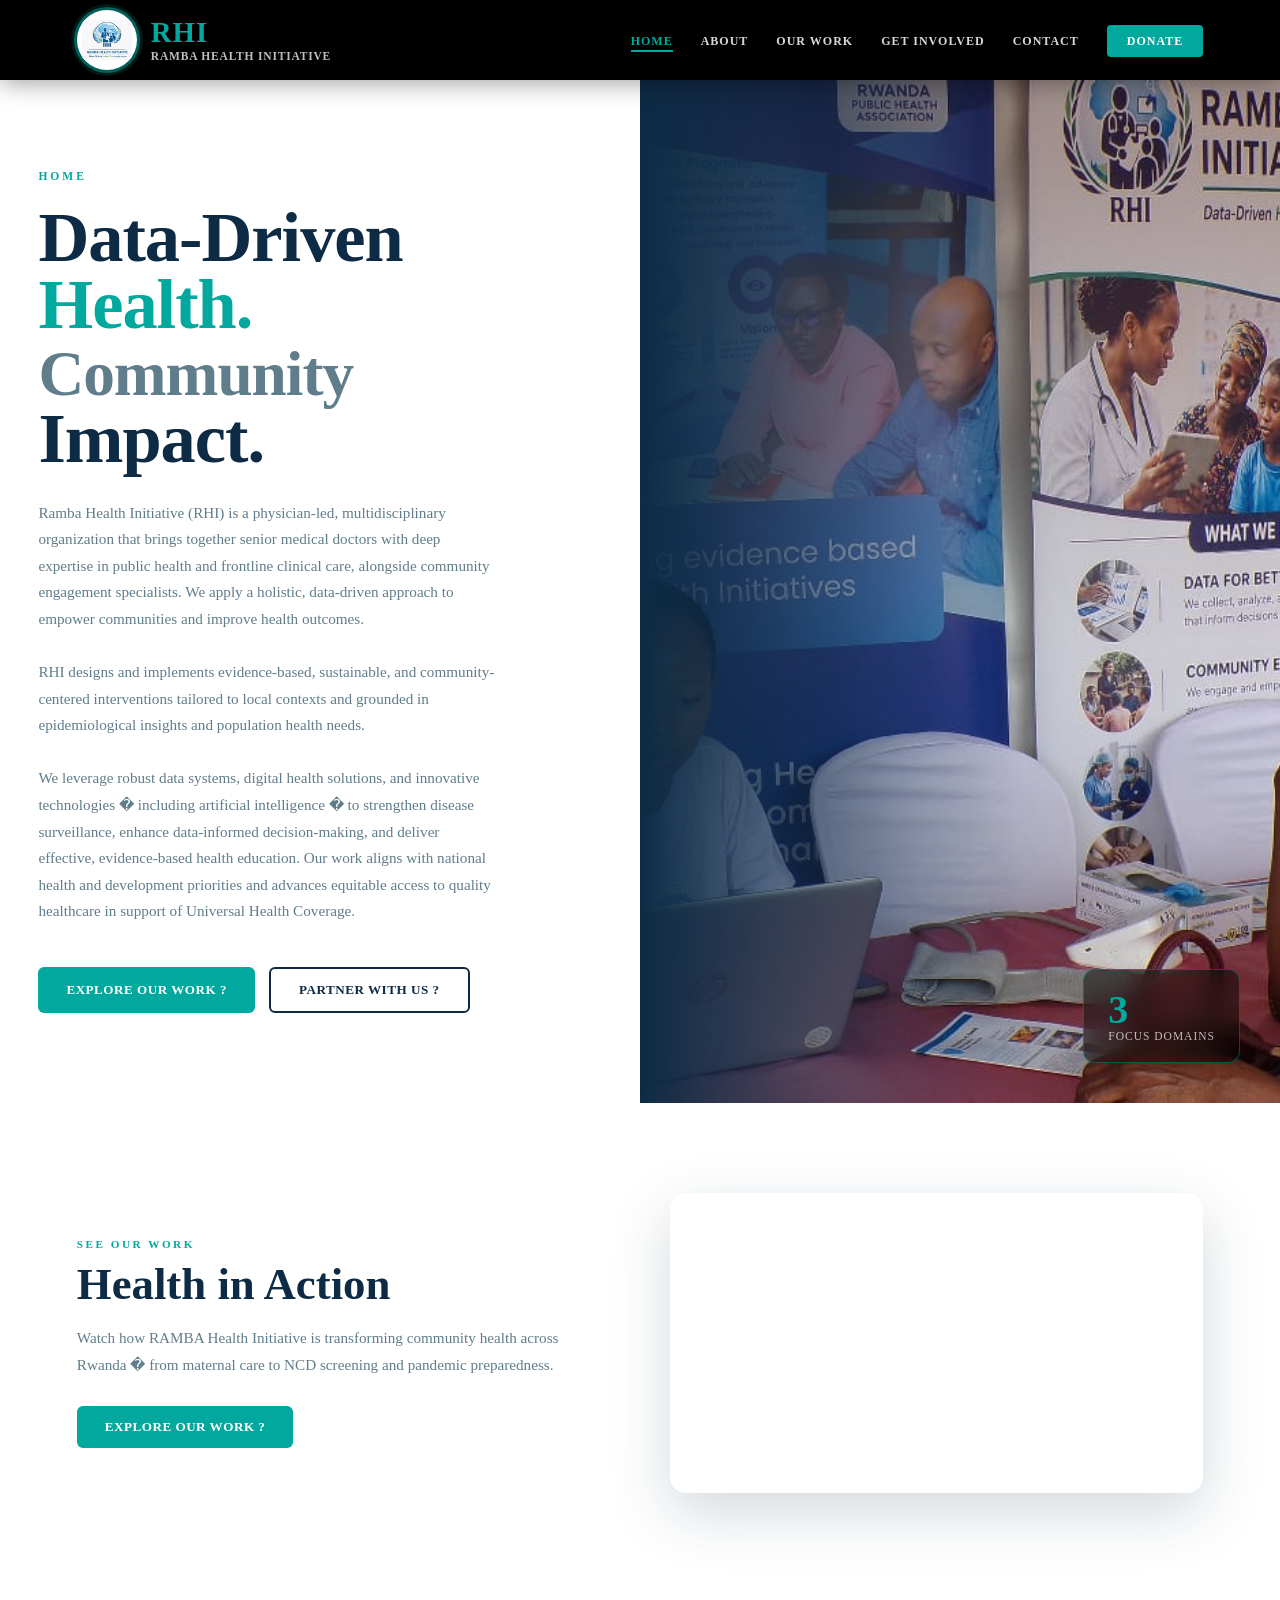
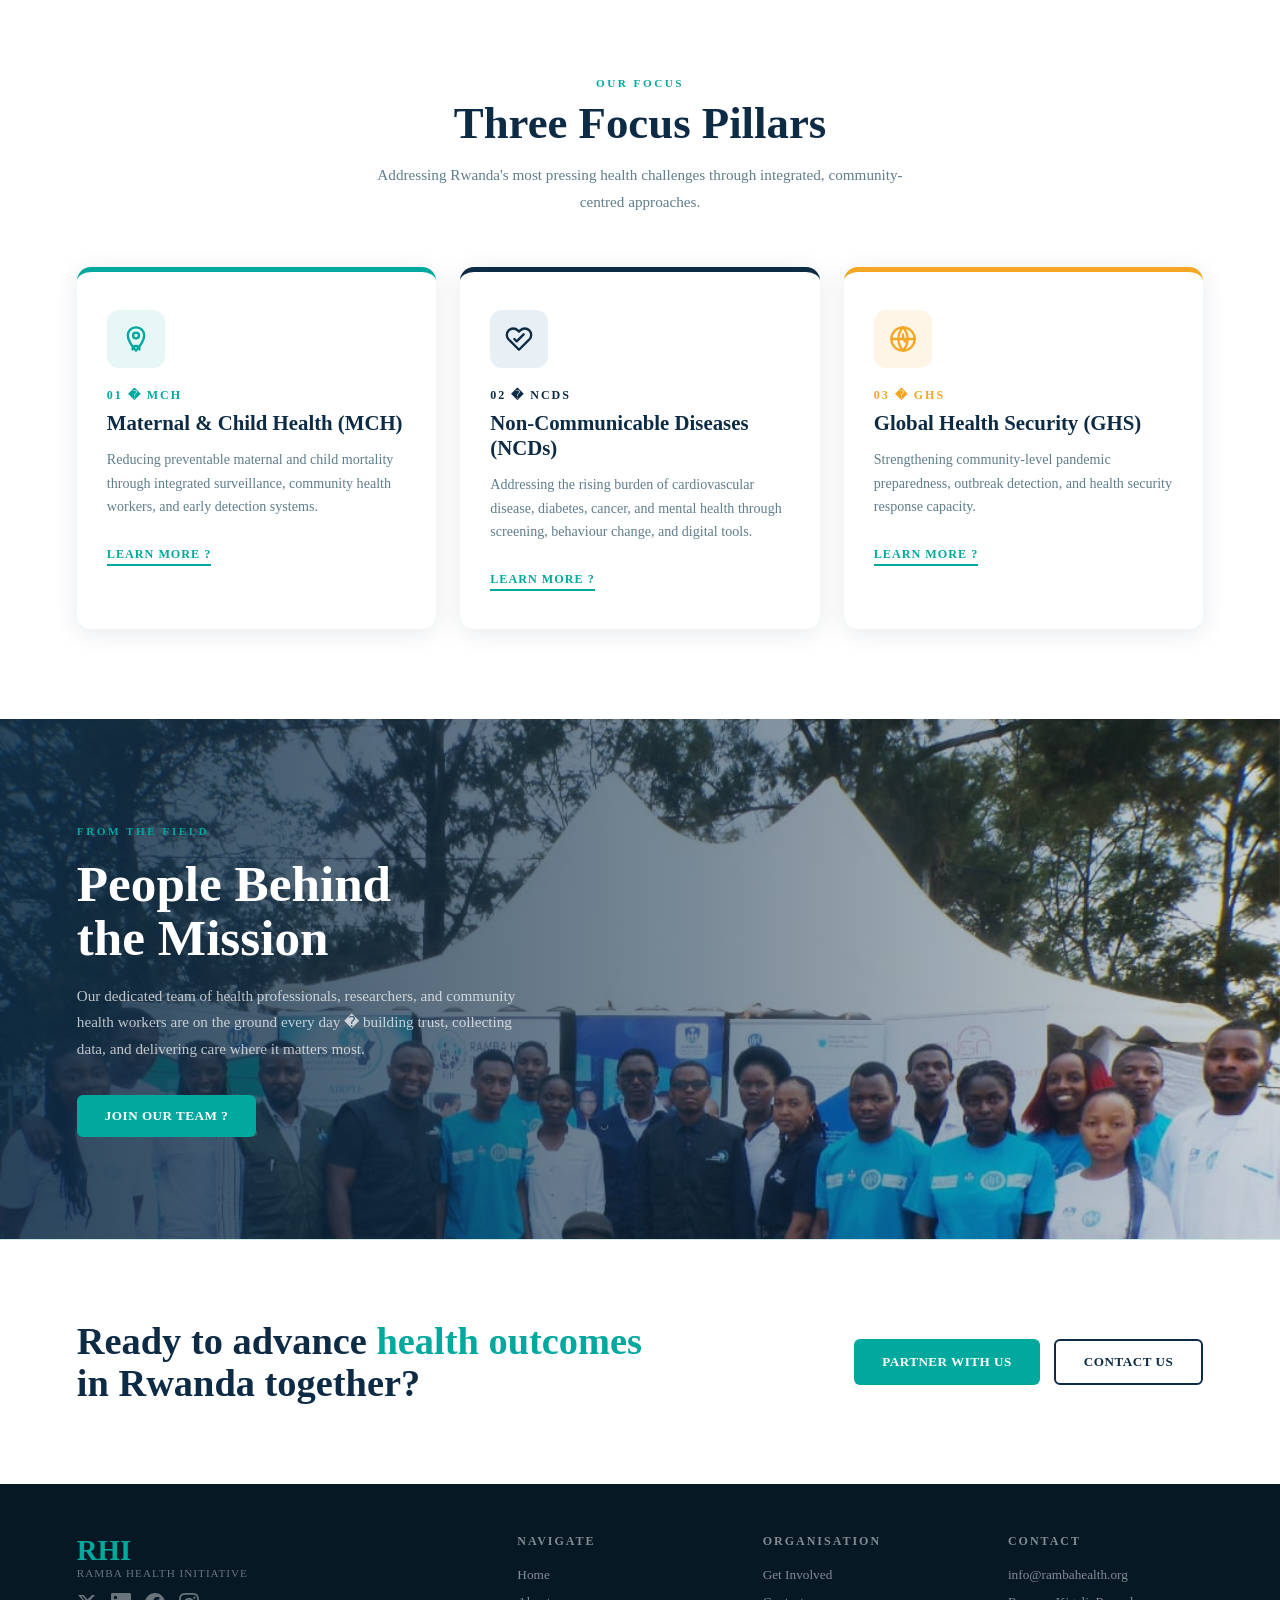
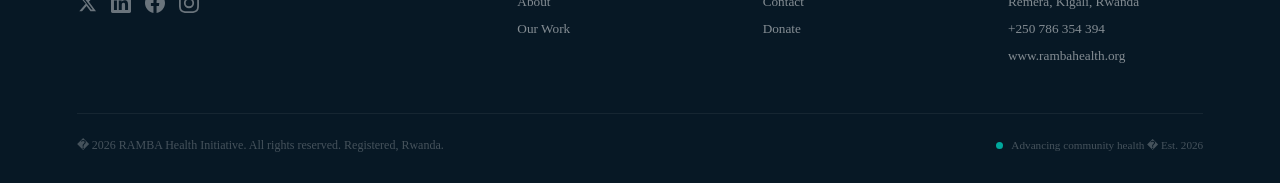
<file: index.html>
<!DOCTYPE html>
<html lang="en">
<head>
  <!-- Google Analytics GA4 -->
  <script async src="https://www.googletagmanager.com/gtag/js?id=G-CWRWHT3RRD"></script>
  <script>
    window.dataLayer = window.dataLayer || [];
    function gtag(){dataLayer.push(arguments);}
    gtag('js', new Date());
    gtag('config', 'G-CWRWHT3RRD');
  </script>
<meta charset="UTF-8">
<link rel="icon" type="image/png" href="image.png">
<meta name="viewport" content="width=device-width, initial-scale=1.0">
<title>RAMBA Health Initiative (RHI) | Data-Driven Health, Community Impact | Kigali, Rwanda</title>
<meta name="description" content="RHI is a Rwandan blended value organization delivering evidence-based health programmes in Maternal &amp; Child Health, NCDs, and Global Health Security. We integrate research, digital health, and community empowerment for lasting impact.">
<meta name="keywords" content="Rwanda NGO, community health Rwanda, digital health Rwanda, maternal health Rwanda, NCD prevention Rwanda, global health security, health data Africa, Health social enterprise Rwanda">
<meta property="og:title" content="RAMBA Health Initiative | Rwanda's Integrated Health Blended Value Organization">
<meta property="og:description" content="Data-driven. Community-centred. Rwanda-based. RHI integrates MCH, NCDs, and Global Health Security into one organisation.">
<link rel="stylesheet" href="shared.css">
<style>
/* -- HERO -- */
.hero {
  margin-top: 80px;
  min-height: calc(100vh - 80px);
  display: grid; grid-template-columns: 1fr 1fr;
  background: #ffffff;
  position: relative; overflow: hidden;
}
.hero-content {
  padding: 90px 0 90px 6%;
  display: flex; flex-direction: column; justify-content: center;
  position: relative; z-index: 2;
}
.hero-breadcrumb {
  font-size: 0.72rem; font-weight: 700;
  color: var(--teal); letter-spacing: 3px;
  text-transform: uppercase; margin-bottom: 22px;
}
.hero-title {
  font-family: 'Times New Roman', Times, serif;
  font-weight: 900;
  font-size: clamp(3rem, 5.5vw, 5rem);
  color: var(--navy);
  line-height: .95; letter-spacing: -1px;
  margin-bottom: 28px;
}
.hero-title .accent { color: var(--teal); }
.hero-title .line2 { color: var(--text-muted); font-size: 90%; }
.hero-sub {
  font-size: 0.95rem; font-weight: 400;
  color: var(--text-muted);
  line-height: 1.75; max-width: 460px;
  margin-bottom: 42px;
}
.hero-ctas { display: flex; gap: 14px; flex-wrap: wrap; }

.hero-right {
  position: relative;
  overflow: hidden;
}
.hero-right img.hero-photo {
  position: absolute; inset: 0;
  width: 100%; height: 100%;
  object-fit: cover; object-position: center;
  display: block;
}
.hero-right::after {
  content: '';
  position: absolute; inset: 0;
  background: linear-gradient(to right, var(--navy) 0%, rgba(13,43,69,0.05) 60%, transparent 100%);
  z-index: 1;
}
.hero-stat-float {
  position: absolute; bottom: 40px; right: 40px; z-index: 2;
  background: rgba(0,0,0,0.45);
  backdrop-filter: blur(12px);
  border: 1px solid rgba(0,168,157,0.4);
  border-radius: 12px; padding: 20px 24px;
  color: white;
}
.hero-stat-float .big {
  font-family: 'Times New Roman', Times, serif;
  font-weight: 900; font-size: 2.5rem;
  color: var(--teal); line-height: 1;
}
.hero-stat-float .label { font-size: 0.72rem; color: rgba(255,255,255,0.7); letter-spacing: 1px; text-transform: uppercase; }

/* Impact bar */
.impact-bar {
  background: #ffffff;
  border-bottom: 1px solid var(--border);
  padding: 26px 6%;
  display: flex; justify-content: space-around; align-items: center;
  flex-wrap: wrap; gap: 20px;
}
.impact-item { display: flex; align-items: center; gap: 14px; }
.impact-icon {
  width: 44px; height: 44px;
  background: var(--teal-light); border-radius: 8px;
  display: flex; align-items: center; justify-content: center; font-size: 1.3rem;
}
.impact-num {
  font-family: 'Times New Roman', Times, serif;
  font-weight: 900; font-size: 2.2rem; color: var(--navy); line-height: 1;
}
.impact-label {
  font-size: 0.68rem; font-weight: 600;
  color: var(--text-muted); letter-spacing: 1px; text-transform: uppercase;
}

/* Pillars */
.pillars-section { background: #ffffff; }
.pillars-header { text-align: center; margin-bottom: 52px; }
.pillars-header .section-sub { margin: 0 auto; }
.pillars-grid { display: grid; grid-template-columns: repeat(3,1fr); gap: 24px; }
.pillar-card {
  background: white; border-radius: 14px;
  padding: 38px 30px;
  border-top: 5px solid var(--teal);
  box-shadow: var(--shadow);
  transition: transform .25s, box-shadow .25s;
}
.pillar-card:hover { transform: translateY(-7px); box-shadow: 0 20px 50px rgba(0,168,157,0.15); }
.pillar-card.ncds { border-color: var(--navy); }
.pillar-card.ghs { border-color: var(--gold); }
.pillar-icon {
  width: 58px; height: 58px; border-radius: 12px;
  background: var(--teal-light);
  display: flex; align-items: center; justify-content: center;
  font-size: 1.7rem; margin-bottom: 20px;
}
.pillar-card.ncds .pillar-icon { background: #E8EFF5; }
.pillar-card.ghs .pillar-icon { background: #FEF5E7; }
.pillar-num {
  font-family: 'Times New Roman', Times, serif;
  font-weight: 800; font-size: 0.75rem;
  color: var(--teal); letter-spacing: 2px; text-transform: uppercase; margin-bottom: 8px;
}
.pillar-card.ncds .pillar-num { color: var(--navy); }
.pillar-card.ghs .pillar-num { color: var(--gold); }
.pillar-title {
  font-family: 'Times New Roman', Times, serif;
  font-weight: 800; font-size: 1.3rem;
  color: var(--navy); margin-bottom: 12px; line-height: 1.2;
}
.pillar-desc { font-size: 0.88rem; color: var(--text-muted); line-height: 1.65; margin-bottom: 26px; }
.btn-learn {
  font-size: 0.76rem; font-weight: 700; letter-spacing: 1px; text-transform: uppercase;
  color: var(--teal); text-decoration: none;
  display: inline-flex; align-items: center; gap: 6px;
  border-bottom: 2px solid var(--teal); padding-bottom: 2px;
  transition: gap .2s;
}
.btn-learn:hover { gap: 10px; }

/* Video section */
.video-section {
  background: #ffffff;
  padding: 90px 6%;
  display: grid; grid-template-columns: 1fr 1fr; gap: 60px; align-items: center;
}
.video-section .video-text .section-tag { display: block; margin-bottom: 10px; }
.video-section .video-text .section-title { margin-bottom: 16px; }
.video-section .video-text p {
  font-size: 0.95rem; color: var(--text-muted); line-height: 1.75; margin-bottom: 28px;
}
.video-wrap {
  border-radius: 16px; overflow: hidden;
  box-shadow: 0 20px 60px rgba(13,43,69,0.18);
  position: relative;
  aspect-ratio: 16/9;
}
.video-wrap iframe {
  width: 100%; height: 100%;
  display: block; border: none;
}

/* From the field */
.field-section {
  position: relative;
  min-height: 520px;
  display: flex; align-items: center;
  overflow: hidden;
}
.field-section img.field-bg {
  position: absolute; inset: 0;
  width: 100%; height: 100%;
  object-fit: cover; object-position: center top;
  display: block;
}
.field-section::after {
  content: '';
  position: absolute; inset: 0;
  background: linear-gradient(to right, rgba(13,43,69,0.88) 0%, rgba(13,43,69,0.55) 55%, rgba(13,43,69,0.2) 100%);
}
.field-content {
  position: relative; z-index: 2;
  padding: 80px 6%;
  max-width: 600px;
}
.field-content .section-tag { color: var(--teal); }
.field-content h2 {
  font-family: 'Times New Roman', Times, serif;
  font-weight: 900; font-size: clamp(2rem, 4vw, 3.2rem);
  color: white; line-height: 1.05; margin: 10px 0 18px;
}
.field-content p {
  font-size: 0.95rem; color: rgba(255,255,255,0.72);
  line-height: 1.75; margin-bottom: 32px;
}

/* CTA strip */
.cta-strip {
  background: #ffffff;
  border-top: 1px solid var(--border);
  padding: 80px 6%;
  display: grid; grid-template-columns: 1fr auto; gap: 40px; align-items: center;
}
.cta-strip h2 {
  font-family: 'Times New Roman', Times, serif;
  font-weight: 900; font-size: clamp(1.8rem, 3vw, 2.6rem);
  color: var(--navy); line-height: 1.1;
}
.cta-strip h2 span { color: var(--teal); }
.cta-strip-btns { display: flex; gap: 14px; flex-shrink: 0; }

@media (max-width: 900px) {
  .hero { grid-template-columns: 1fr; }
  .hero-right { display: none; }
  .pillars-grid { grid-template-columns: 1fr; }
  .video-section { grid-template-columns: 1fr; gap: 36px; }
  .cta-strip { grid-template-columns: 1fr; }
}
</style>
</head>
<body data-page="index">

<nav>
  <a class="nav-logo" href="index.html">
    <div class="logo-seal">
      <img src="image.png" alt="RHI Logo">
    </div>
    <div class="logo-text">
      <div class="abbr">RHI</div>
      <div class="full">Ramba Health Initiative</div>
    </div>
  </a>
  <ul class="nav-links">
    <li><a href="index.html" data-page="index">Home</a></li>
    <li><a href="about.html" data-page="about">About</a></li>
    <li><a href="our-work.html" data-page="our-work">Our Work</a></li>
    <li><a href="get-involved.html" data-page="get-involved">Get Involved</a></li>
    <li><a href="contact.html" data-page="contact">Contact</a></li>
    <li><a href="contact.html" class="btn-nav-donate">Donate</a></li>
  </ul>
  <button class="hamburger" id="hamburger" aria-label="Menu"><span></span><span></span><span></span></button>
</nav>
<div class="mobile-nav" id="mobileNav">
  <ul>
    <li><a href="index.html" data-page="index">Home</a></li>
    <li><a href="about.html" data-page="about">About</a></li>
    <li><a href="our-work.html" data-page="our-work">Our Work</a></li>
    <li><a href="get-involved.html" data-page="get-involved">Get Involved</a></li>
    <li><a href="contact.html" data-page="contact">Contact</a></li>
  </ul>
  <a href="contact.html" class="btn-nav-donate">Donate</a>
</div>

<!-- HERO -->
<div class="hero">
  <div class="hero-content">
    <div class="hero-breadcrumb">Home</div>
    <h1 class="hero-title fade-up">
      Data-Driven<br>
      <span class="accent">Health.</span><br>
      <span class="line2">Community</span><br>
      Impact.
    </h1>
    <p class="hero-sub fade-up delay-1">Ramba Health Initiative (RHI) is a physician-led, multidisciplinary organization that brings together senior medical doctors with deep expertise in public health and frontline clinical care, alongside community engagement specialists. We apply a holistic, data-driven approach to empower communities and improve health outcomes.<br><br>RHI designs and implements evidence-based, sustainable, and community-centered interventions tailored to local contexts and grounded in epidemiological insights and population health needs.<br><br>We leverage robust data systems, digital health solutions, and innovative technologies � including artificial intelligence � to strengthen disease surveillance, enhance data-informed decision-making, and deliver effective, evidence-based health education. Our work aligns with national health and development priorities and advances equitable access to quality healthcare in support of Universal Health Coverage.</p>
    <div class="hero-ctas fade-up delay-2">
      <a href="our-work.html" class="btn-primary">Explore Our Work ?</a>
      <a href="get-involved.html" class="btn-outline">Partner With Us ?</a>
    </div>
  </div>
  <div class="hero-right">
    <img src="at_job.jpeg" alt="RHI team at work in the community" class="hero-photo">
    <div class="hero-stat-float">
      <div class="big">3</div>
      <div class="label">Focus Domains</div>
    </div>
  </div>
</div>

<!-- VIDEO SECTION -->
<section class="video-section">
  <div class="video-text">
    <div class="section-tag">See Our Work</div>
    <h2 class="section-title">Health in Action</h2>
    <p>Watch how RAMBA Health Initiative is transforming community health across Rwanda � from maternal care to NCD screening and pandemic preparedness.</p>
    <a href="our-work.html" class="btn-primary">Explore Our Work ?</a>
  </div>
  <div class="video-wrap">
    <iframe src="https://www.youtube.com/embed/EOsaBCmBDNE?rel=0&modestbranding=1" allow="accelerometer; autoplay; clipboard-write; encrypted-media; gyroscope; picture-in-picture" allowfullscreen></iframe>
  </div>
</section>

<!-- THREE PILLARS -->
<section class="pillars-section">
  <div class="pillars-header">
    <div class="section-tag">Our Focus</div>
    <h2 class="section-title">Three Focus Pillars</h2>
    <p class="section-sub">Addressing Rwanda's most pressing health challenges through integrated, community-centred approaches.</p>
  </div>
  <div class="pillars-grid">
    <div class="pillar-card">
      <div class="pillar-icon">
        <svg xmlns="http://www.w3.org/2000/svg" width="28" height="28" viewBox="0 0 24 24" fill="none" stroke="#00A89D" stroke-width="2" stroke-linecap="round" stroke-linejoin="round">
          <path d="M12 2C8 2 5 5 5 9c0 5 7 13 7 13s7-8 7-13c0-4-3-7-7-7z"/>
          <circle cx="12" cy="9" r="2.5"/>
          <path d="M9 21c0-2 1.5-3 3-3s3 1 3 3"/>
        </svg>
      </div>
      <div class="pillar-num">01 � MCH</div>
      <h3 class="pillar-title">Maternal & Child Health (MCH)</h3>
      <p class="pillar-desc">Reducing preventable maternal and child mortality through integrated surveillance, community health workers, and early detection systems.</p>
      <a href="our-work.html" class="btn-learn">Learn More ?</a>
    </div>
    <div class="pillar-card ncds">
      <div class="pillar-icon">
        <svg xmlns="http://www.w3.org/2000/svg" width="28" height="28" viewBox="0 0 24 24" fill="none" stroke="#0D2B45" stroke-width="2" stroke-linecap="round" stroke-linejoin="round">
          <path d="M20.84 4.61a5.5 5.5 0 0 0-7.78 0L12 5.67l-1.06-1.06a5.5 5.5 0 0 0-7.78 7.78l1.06 1.06L12 21.23l7.78-7.78 1.06-1.06a5.5 5.5 0 0 0 0-7.78z"/>
          <polyline points="8 12 10 14 16 8"/>
        </svg>
      </div>
      <div class="pillar-num">02 � NCDs</div>
      <h3 class="pillar-title">Non-Communicable Diseases (NCDs)</h3>
      <p class="pillar-desc">Addressing the rising burden of cardiovascular disease, diabetes, cancer, and mental health through screening, behaviour change, and digital tools.</p>
      <a href="our-work.html" class="btn-learn">Learn More ?</a>
    </div>
    <div class="pillar-card ghs">
      <div class="pillar-icon">
        <svg xmlns="http://www.w3.org/2000/svg" width="28" height="28" viewBox="0 0 24 24" fill="none" stroke="#F5A623" stroke-width="2" stroke-linecap="round" stroke-linejoin="round">
          <circle cx="12" cy="12" r="10"/>
          <line x1="2" y1="12" x2="22" y2="12"/>
          <path d="M12 2a15.3 15.3 0 0 1 4 10 15.3 15.3 0 0 1-4 10 15.3 15.3 0 0 1-4-10 15.3 15.3 0 0 1 4-10z"/>
          <path d="M12 8v4l3 3"/>
        </svg>
      </div>
      <div class="pillar-num">03 � GHS</div>
      <h3 class="pillar-title">Global Health Security (GHS)</h3>
      <p class="pillar-desc">Strengthening community-level pandemic preparedness, outbreak detection, and health security response capacity.</p>
      <a href="our-work.html" class="btn-learn">Learn More ?</a>
    </div>
  </div>
</section>

<!-- FROM THE FIELD -->
<div class="field-section">
  <img src="the_team.jpeg" alt="RAMBA Health team in the field" class="field-bg">
  <div class="field-content">
    <div class="section-tag">From the Field</div>
    <h2>People Behind<br>the Mission</h2>
    <p>Our dedicated team of health professionals, researchers, and community health workers are on the ground every day � building trust, collecting data, and delivering care where it matters most.</p>
    <a href="get-involved.html" class="btn-primary">Join Our Team ?</a>
  </div>
</div>

<!-- CTA STRIP -->
<div class="cta-strip">
  <h2>Ready to advance <span>health outcomes</span><br>in Rwanda together?</h2>
  <div class="cta-strip-btns">
    <a href="get-involved.html" class="btn-primary">Partner With Us</a>
    <a href="contact.html" class="btn-outline">Contact Us</a>
  </div>
</div>

<footer>
  <div class="footer-top">
    <div class="footer-brand">
      <div class="abbr">RHI</div>
      <div class="tagline">Ramba Health Initiative</div>
      <div class="footer-socials">
        <a href="https://x.com/rambahealth" target="_blank" aria-label="X / Twitter">
          <svg width="20" height="20" viewBox="0 0 24 24" fill="currentColor"><path d="M18.244 2.25h3.308l-7.227 8.26 8.502 11.24H16.17l-4.714-6.231-5.401 6.231H2.746l7.73-8.835L1.254 2.25H8.08l4.253 5.622 5.911-5.622zm-1.161 17.52h1.833L7.084 4.126H5.117z"/></svg>
        </a>
        <a href="https://www.linkedin.com" target="_blank" aria-label="LinkedIn">
          <svg width="20" height="20" viewBox="0 0 24 24" fill="currentColor"><path d="M20.447 20.452h-3.554v-5.569c0-1.328-.027-3.037-1.852-3.037-1.853 0-2.136 1.445-2.136 2.939v5.667H9.351V9h3.414v1.561h.046c.477-.9 1.637-1.85 3.37-1.85 3.601 0 4.267 2.37 4.267 5.455v6.286zM5.337 7.433a2.062 2.062 0 0 1-2.063-2.065 2.064 2.064 0 1 1 2.063 2.065zm1.782 13.019H3.555V9h3.564v11.452zM22.225 0H1.771C.792 0 0 .774 0 1.729v20.542C0 23.227.792 24 1.771 24h20.451C23.2 24 24 23.227 24 22.271V1.729C24 .774 23.2 0 22.222 0h.003z"/></svg>
        </a>
        <a href="https://www.facebook.com" target="_blank" aria-label="Facebook">
          <svg width="20" height="20" viewBox="0 0 24 24" fill="currentColor"><path d="M24 12.073c0-6.627-5.373-12-12-12s-12 5.373-12 12c0 5.99 4.388 10.954 10.125 11.854v-8.385H7.078v-3.47h3.047V9.43c0-3.007 1.792-4.669 4.533-4.669 1.312 0 2.686.235 2.686.235v2.953H15.83c-1.491 0-1.956.925-1.956 1.874v2.25h3.328l-.532 3.47h-2.796v8.385C19.612 23.027 24 18.062 24 12.073z"/></svg>
        </a>
        <a href="https://www.instagram.com" target="_blank" aria-label="Instagram">
          <svg width="20" height="20" viewBox="0 0 24 24" fill="currentColor"><path d="M12 2.163c3.204 0 3.584.012 4.85.07 3.252.148 4.771 1.691 4.919 4.919.058 1.265.069 1.645.069 4.849 0 3.205-.012 3.584-.069 4.849-.149 3.225-1.664 4.771-4.919 4.919-1.266.058-1.644.07-4.85.07-3.204 0-3.584-.012-4.849-.07-3.26-.149-4.771-1.699-4.919-4.92-.058-1.265-.07-1.644-.07-4.849 0-3.204.013-3.583.07-4.849.149-3.227 1.664-4.771 4.919-4.919 1.266-.057 1.645-.069 4.849-.069zM12 0C8.741 0 8.333.014 7.053.072 2.695.272.273 2.69.073 7.052.014 8.333 0 8.741 0 12c0 3.259.014 3.668.072 4.948.2 4.358 2.618 6.78 6.98 6.98C8.333 23.986 8.741 24 12 24c3.259 0 3.668-.014 4.948-.072 4.354-.2 6.782-2.618 6.979-6.98.059-1.28.073-1.689.073-4.948 0-3.259-.014-3.667-.072-4.947-.196-4.354-2.617-6.78-6.979-6.98C15.668.014 15.259 0 12 0zm0 5.838a6.162 6.162 0 1 0 0 12.324 6.162 6.162 0 0 0 0-12.324zM12 16a4 4 0 1 1 0-8 4 4 0 0 1 0 8zm6.406-11.845a1.44 1.44 0 1 0 0 2.881 1.44 1.44 0 0 0 0-2.881z"/></svg>
        </a>
      </div>
    </div>
    <div class="footer-col">
      <h4>Navigate</h4>
      <ul>
        <li><a href="index.html">Home</a></li>
        <li><a href="about.html">About</a></li>
        <li><a href="our-work.html">Our Work</a></li>
      </ul>
    </div>
    <div class="footer-col">
      <h4>Organisation</h4>
      <ul>
        <li><a href="get-involved.html">Get Involved</a></li>
        <li><a href="contact.html">Contact</a></li>
        <li><a href="contact.html">Donate</a></li>
      </ul>
    </div>
    <div class="footer-col">
      <h4>Contact</h4>
      <ul>
        <li><a href="mailto:info@rambahealth.org">info@rambahealth.org</a></li>
        <li><a href="#">Remera, Kigali, Rwanda</a></li>
        <li><a href="tel:+250786354394">+250 786 354 394</a></li>
        <li><a href="https://www.rambahealth.org">www.rambahealth.org</a></li>
      </ul>
    </div>
  </div>
  <div class="footer-bottom">
    <p>� 2026 RAMBA Health Initiative. All rights reserved. Registered, Rwanda.</p>
    <div class="footer-pulse"><div class="pulse-dot"></div><div class="pulse-label">Advancing community health � Est. 2026</div></div>
  </div>
</footer>

<script>
  const page = document.body.dataset.page;
  document.querySelectorAll('.nav-links a[data-page], .mobile-nav a[data-page]').forEach(a => {
    if (a.dataset.page === page) a.classList.add('active');
  });
  var hbg = document.getElementById('hamburger');
  var mnav = document.getElementById('mobileNav');
  hbg.addEventListener('click', function(){ hbg.classList.toggle('open'); mnav.classList.toggle('open'); });
  document.querySelectorAll('.mobile-nav a').forEach(function(a){ a.addEventListener('click', function(){ hbg.classList.remove('open'); mnav.classList.remove('open'); }); });
</script>
<script>
(function(){
  var img = new Image();
  img.onload = function(){
    var c = document.createElement('canvas');
    c.width = c.height = 64;
    var ctx = c.getContext('2d');
    ctx.beginPath();
    ctx.arc(32,32,32,0,Math.PI*2);
    ctx.closePath();
    ctx.clip();
    ctx.drawImage(img,0,0,64,64);
    var link = document.querySelector("link[rel='icon']");
    link.href = c.toDataURL('image/png');
  };
  img.src = 'image.png';
})();
</script></body>
</html>
</file>
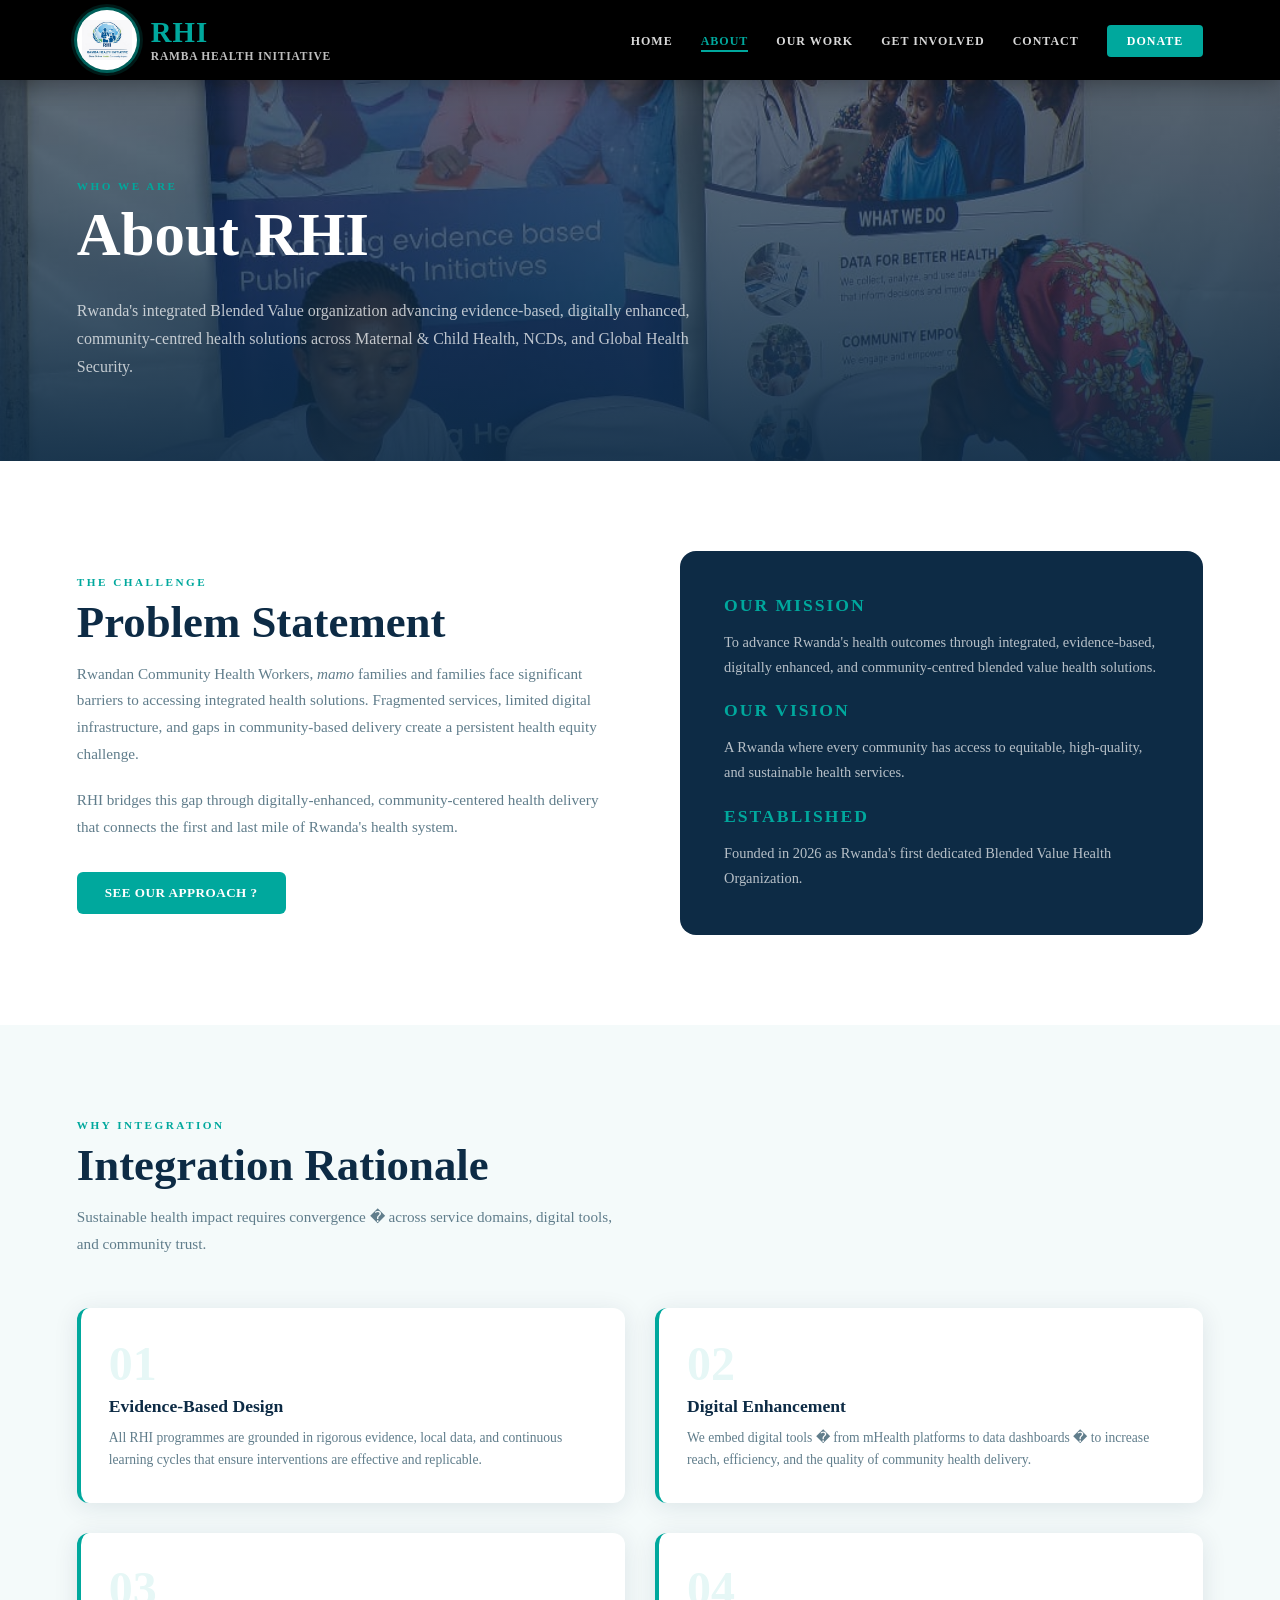
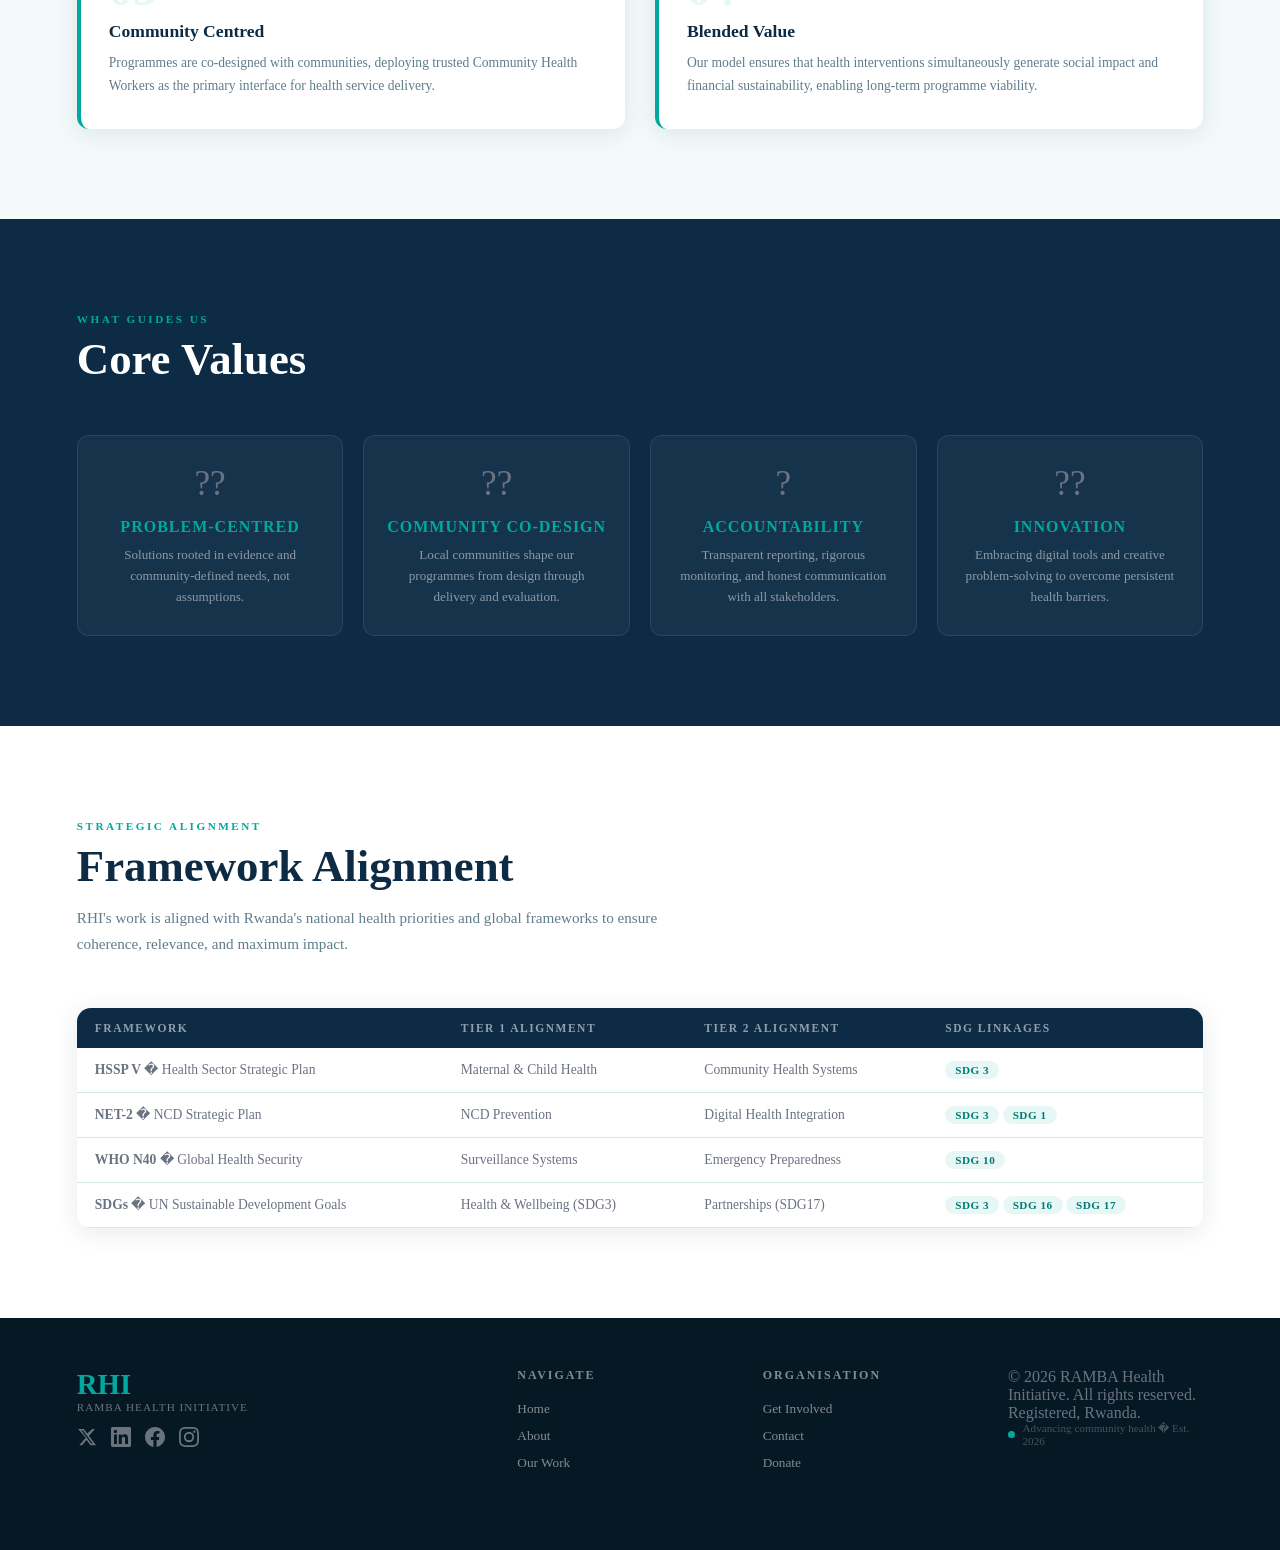
<file: about.html>
<!DOCTYPE html>
<html lang="en">
<head>
<meta charset="UTF-8">
<link rel="icon" type="image/png" href="image.png">
<meta name="viewport" content="width=device-width, initial-scale=1.0">
<title>About � Ramba Health Initiative</title>
<link rel="stylesheet" href="shared.css">
<style>
.problem-section {
  display: grid; grid-template-columns: 1fr 1fr; gap: 80px; align-items: center;
}
.problem-card {
  background: var(--navy); border-radius: 16px; padding: 44px;
}
.problem-card h3 {
  font-family: 'Times New Roman', Times, serif;
  font-weight: 800; font-size: 1.1rem;
  color: var(--teal); letter-spacing: 2px; text-transform: uppercase; margin-bottom: 14px;
}
.problem-card p { font-size: 0.9rem; color: rgba(255,255,255,0.7); line-height: 1.75; }

.rationale-section { background: var(--light-bg); }
.rationale-grid { display: grid; grid-template-columns: 1fr 1fr; gap: 30px; margin-top: 50px; }
.rationale-card {
  background: white; border-radius: 12px; padding: 32px 28px;
  border-left: 4px solid var(--teal);
  box-shadow: var(--shadow);
}
.rationale-card .num {
  font-family: 'Times New Roman', Times, serif;
  font-weight: 900; font-size: 3rem; color: var(--teal-light);
  line-height: 1; margin-bottom: 8px;
}
.rationale-card h4 {
  font-family: 'Times New Roman', Times, serif;
  font-weight: 800; font-size: 1.1rem; color: var(--navy); margin-bottom: 10px;
}
.rationale-card p { font-size: 0.85rem; color: var(--text-muted); line-height: 1.65; }

.values-section { background: var(--navy); }
.values-section .section-title { color: white; }
.values-grid { display: grid; grid-template-columns: repeat(4,1fr); gap: 20px; margin-top: 50px; }
.value-card {
  background: rgba(255,255,255,0.04);
  border: 1px solid rgba(255,255,255,0.09);
  border-radius: 12px; padding: 28px 22px;
  text-align: center;
  transition: background .2s, transform .2s;
}
.value-card:hover { background: rgba(0,168,157,0.12); transform: translateY(-4px); }
.value-card .v-icon { font-size: 2.2rem; margin-bottom: 14px; }
.value-card .v-title {
  font-family: 'Times New Roman', Times, serif;
  font-weight: 800; font-size: 1rem; color: var(--teal);
  text-transform: uppercase; letter-spacing: 1px; margin-bottom: 8px;
}
.value-card .v-desc { font-size: 0.82rem; color: rgba(255,255,255,0.5); line-height: 1.6; }

.framework-section {}
.framework-intro { max-width: 640px; margin-bottom: 50px; }
.framework-table-wrap {
  background: white; border-radius: 14px;
  box-shadow: var(--shadow); overflow: hidden;
}
.framework-table-wrap table { width: 100%; border-collapse: collapse; }
.framework-table-wrap thead tr { background: var(--navy); }
.framework-table-wrap th {
  font-size: 0.72rem; font-weight: 700;
  color: rgba(255,255,255,0.55); letter-spacing: 1.5px; text-transform: uppercase;
  padding: 14px 18px; text-align: left;
}
.framework-table-wrap td {
  font-size: 0.85rem; padding: 13px 18px;
  border-bottom: 1px solid var(--border); color: var(--text);
}
.framework-table-wrap tbody tr:hover { background: var(--teal-light); }
.tag-pill {
  display: inline-block; padding: 3px 10px;
  border-radius: 99px; font-size: 0.7rem; font-weight: 700;
  background: var(--teal-light); color: var(--teal-dark);
  letter-spacing: 0.5px;
}

@media (max-width: 900px) {
  .problem-section { grid-template-columns: 1fr; gap: 40px; }
  .rationale-grid { grid-template-columns: 1fr; }
  .values-grid { grid-template-columns: 1fr 1fr; }
}
</style>
</head>
<body data-page="about">

<nav>
  <a class="nav-logo" href="index.html">
    <div class="logo-seal">
      <img src="image.png" alt="RHI Logo">
    </div>
    <div class="logo-text"><div class="abbr">RHI</div><div class="full">Ramba Health Initiative</div></div>
  </a>
  <ul class="nav-links">
    <li><a href="index.html" data-page="index">Home</a></li>
    <li><a href="about.html" data-page="about">About</a></li>
    <li><a href="our-work.html" data-page="our-work">Our Work</a></li>
    <li><a href="get-involved.html" data-page="get-involved">Get Involved</a></li>
    <li><a href="contact.html" data-page="contact">Contact</a></li>
    <li><a href="contact.html" class="btn-nav-donate">Donate</a></li>
  </ul>
  <button class="hamburger" id="hamburger" aria-label="Menu"><span></span><span></span><span></span></button>
</nav>
<div class="mobile-nav" id="mobileNav">
  <ul>
    <li><a href="index.html" data-page="index">Home</a></li>
    <li><a href="about.html" data-page="about">About</a></li>
    <li><a href="our-work.html" data-page="our-work">Our Work</a></li>
    <li><a href="get-involved.html" data-page="get-involved">Get Involved</a></li>
    <li><a href="contact.html" data-page="contact">Contact</a></li>
  </ul>
  <a href="contact.html" class="btn-nav-donate">Donate</a>
</div>

<div class="page-wrap">
  <div class="page-hero">
    <div class="section-tag">Who We Are</div>
    <h1 class="section-title fade-up">About RHI</h1>
    <p class="fade-up delay-1">Rwanda's integrated Blended Value organization advancing evidence-based, digitally enhanced, community-centred health solutions across Maternal & Child Health, NCDs, and Global Health Security.</p>
  </div>

  <!-- PROBLEM STATEMENT -->
  <section>
    <div class="problem-section">
      <div>
        <div class="section-tag">The Challenge</div>
        <h2 class="section-title">Problem Statement</h2>
        <p style="font-size:0.95rem;color:var(--text-muted);line-height:1.75;margin-bottom:20px;">
          Rwandan Community Health Workers, <em>mamo</em> families and families face significant barriers to accessing integrated health solutions. Fragmented services, limited digital infrastructure, and gaps in community-based delivery create a persistent health equity challenge.
        </p>
        <p style="font-size:0.95rem;color:var(--text-muted);line-height:1.75;margin-bottom:32px;">
          RHI bridges this gap through digitally-enhanced, community-centered health delivery that connects the first and last mile of Rwanda's health system.
        </p>
        <a href="our-work.html" class="btn-primary">See Our Approach ?</a>
      </div>
      <div class="problem-card">
        <h3>Our Mission</h3>
        <p style="margin-bottom:20px;">To advance Rwanda's health outcomes through integrated, evidence-based, digitally enhanced, and community-centred blended value health solutions.</p>
        <h3>Our Vision</h3>
        <p style="margin-bottom:20px;">A Rwanda where every community has access to equitable, high-quality, and sustainable health services.</p>
        <h3>Established</h3>
        <p>Founded in 2026 as Rwanda's first dedicated Blended Value Health Organization.</p>
      </div>
    </div>
  </section>

  <!-- INTEGRATION RATIONALE -->
  <section class="rationale-section">
    <div class="section-tag">Why Integration</div>
    <h2 class="section-title">Integration Rationale</h2>
    <p class="section-sub">Sustainable health impact requires convergence � across service domains, digital tools, and community trust.</p>
    <div class="rationale-grid">
      <div class="rationale-card">
        <div class="num">01</div>
        <h4>Evidence-Based Design</h4>
        <p>All RHI programmes are grounded in rigorous evidence, local data, and continuous learning cycles that ensure interventions are effective and replicable.</p>
      </div>
      <div class="rationale-card">
        <div class="num">02</div>
        <h4>Digital Enhancement</h4>
        <p>We embed digital tools � from mHealth platforms to data dashboards � to increase reach, efficiency, and the quality of community health delivery.</p>
      </div>
      <div class="rationale-card">
        <div class="num">03</div>
        <h4>Community Centred</h4>
        <p>Programmes are co-designed with communities, deploying trusted Community Health Workers as the primary interface for health service delivery.</p>
      </div>
      <div class="rationale-card">
        <div class="num">04</div>
        <h4>Blended Value</h4>
        <p>Our model ensures that health interventions simultaneously generate social impact and financial sustainability, enabling long-term programme viability.</p>
      </div>
    </div>
  </section>

  <!-- CORE VALUES -->
  <section class="values-section">
    <div class="section-tag" style="color:var(--teal)">What Guides Us</div>
    <h2 class="section-title">Core Values</h2>
    <div class="values-grid">
      <div class="value-card">
        <div class="v-icon">??</div>
        <div class="v-title">Problem-Centred</div>
        <div class="v-desc">Solutions rooted in evidence and community-defined needs, not assumptions.</div>
      </div>
      <div class="value-card">
        <div class="v-icon">??</div>
        <div class="v-title">Community Co-Design</div>
        <div class="v-desc">Local communities shape our programmes from design through delivery and evaluation.</div>
      </div>
      <div class="value-card">
        <div class="v-icon">?</div>
        <div class="v-title">Accountability</div>
        <div class="v-desc">Transparent reporting, rigorous monitoring, and honest communication with all stakeholders.</div>
      </div>
      <div class="value-card">
        <div class="v-icon">??</div>
        <div class="v-title">Innovation</div>
        <div class="v-desc">Embracing digital tools and creative problem-solving to overcome persistent health barriers.</div>
      </div>
    </div>
  </section>

  <!-- FRAMEWORK ALIGNMENT -->
  <section class="framework-section">
    <div class="section-tag">Strategic Alignment</div>
    <h2 class="section-title">Framework Alignment</h2>
    <p class="section-sub framework-intro">RHI's work is aligned with Rwanda's national health priorities and global frameworks to ensure coherence, relevance, and maximum impact.</p>
    <div class="framework-table-wrap">
      <table>
        <thead>
          <tr>
            <th>Framework</th><th>Tier 1 Alignment</th><th>Tier 2 Alignment</th><th>SDG Linkages</th>
          </tr>
        </thead>
        <tbody>
          <tr>
            <td><strong>HSSP V</strong> � Health Sector Strategic Plan</td>
            <td>Maternal & Child Health</td>
            <td>Community Health Systems</td>
            <td><span class="tag-pill">SDG 3</span></td>
          </tr>
          <tr>
            <td><strong>NET-2</strong> � NCD Strategic Plan</td>
            <td>NCD Prevention</td>
            <td>Digital Health Integration</td>
            <td><span class="tag-pill">SDG 3</span> <span class="tag-pill">SDG 1</span></td>
          </tr>
          <tr>
            <td><strong>WHO N40</strong> � Global Health Security</td>
            <td>Surveillance Systems</td>
            <td>Emergency Preparedness</td>
            <td><span class="tag-pill">SDG 10</span></td>
          </tr>
          <tr>
            <td><strong>SDGs</strong> � UN Sustainable Development Goals</td>
            <td>Health & Wellbeing (SDG3)</td>
            <td>Partnerships (SDG17)</td>
            <td><span class="tag-pill">SDG 3</span> <span class="tag-pill">SDG 16</span> <span class="tag-pill">SDG 17</span></td>
          </tr>
        </tbody>
      </table>
    </div>
  </section>
</div>

<footer>
  <div class="footer-top">
    <div class="footer-brand">
      <div class="abbr">RHI</div>
      <div class="tagline">Ramba Health Initiative</div>
      <div class="footer-socials">
        <a href="https://x.com/rambahealth" target="_blank" aria-label="X / Twitter">
          <svg width="20" height="20" viewBox="0 0 24 24" fill="currentColor"><path d="M18.244 2.25h3.308l-7.227 8.26 8.502 11.24H16.17l-4.714-6.231-5.401 6.231H2.746l7.73-8.835L1.254 2.25H8.08l4.253 5.622 5.911-5.622zm-1.161 17.52h1.833L7.084 4.126H5.117z"/></svg>
        </a>
        <a href="https://www.linkedin.com" target="_blank" aria-label="LinkedIn">
          <svg width="20" height="20" viewBox="0 0 24 24" fill="currentColor"><path d="M20.447 20.452h-3.554v-5.569c0-1.328-.027-3.037-1.852-3.037-1.853 0-2.136 1.445-2.136 2.939v5.667H9.351V9h3.414v1.561h.046c.477-.9 1.637-1.85 3.37-1.85 3.601 0 4.267 2.37 4.267 5.455v6.286zM5.337 7.433a2.062 2.062 0 0 1-2.063-2.065 2.064 2.064 0 1 1 2.063 2.065zm1.782 13.019H3.555V9h3.564v11.452zM22.225 0H1.771C.792 0 0 .774 0 1.729v20.542C0 23.227.792 24 1.771 24h20.451C23.2 24 24 23.227 24 22.271V1.729C24 .774 23.2 0 22.222 0h.003z"/></svg>
        </a>
        <a href="https://www.facebook.com" target="_blank" aria-label="Facebook">
          <svg width="20" height="20" viewBox="0 0 24 24" fill="currentColor"><path d="M24 12.073c0-6.627-5.373-12-12-12s-12 5.373-12 12c0 5.99 4.388 10.954 10.125 11.854v-8.385H7.078v-3.47h3.047V9.43c0-3.007 1.792-4.669 4.533-4.669 1.312 0 2.686.235 2.686.235v2.953H15.83c-1.491 0-1.956.925-1.956 1.874v2.25h3.328l-.532 3.47h-2.796v8.385C19.612 23.027 24 18.062 24 12.073z"/></svg>
        </a>
        <a href="https://www.instagram.com" target="_blank" aria-label="Instagram">
          <svg width="20" height="20" viewBox="0 0 24 24" fill="currentColor"><path d="M12 2.163c3.204 0 3.584.012 4.85.07 3.252.148 4.771 1.691 4.919 4.919.058 1.265.069 1.645.069 4.849 0 3.205-.012 3.584-.069 4.849-.149 3.225-1.664 4.771-4.919 4.919-1.266.058-1.644.07-4.85.07-3.204 0-3.584-.012-4.849-.07-3.26-.149-4.771-1.699-4.919-4.92-.058-1.265-.07-1.644-.07-4.849 0-3.204.013-3.583.07-4.849.149-3.227 1.664-4.771 4.919-4.919 1.266-.057 1.645-.069 4.849-.069zM12 0C8.741 0 8.333.014 7.053.072 2.695.272.273 2.69.073 7.052.014 8.333 0 8.741 0 12c0 3.259.014 3.668.072 4.948.2 4.358 2.618 6.78 6.98 6.98C8.333 23.986 8.741 24 12 24c3.259 0 3.668-.014 4.948-.072 4.354-.2 6.782-2.618 6.979-6.98.059-1.28.073-1.689.073-4.948 0-3.259-.014-3.667-.072-4.947-.196-4.354-2.617-6.78-6.979-6.98C15.668.014 15.259 0 12 0zm0 5.838a6.162 6.162 0 1 0 0 12.324 6.162 6.162 0 0 0 0-12.324zM12 16a4 4 0 1 1 0-8 4 4 0 0 1 0 8zm6.406-11.845a1.44 1.44 0 1 0 0 2.881 1.44 1.44 0 0 0 0-2.881z"/></svg>
        </a>
      </div>
    </div>
    <div class="footer-col"><h4>Navigate</h4><ul><li><a href="index.html">Home</a></li><li><a href="about.html">About</a></li><li><a href="our-work.html">Our Work</a></li></ul></div>
    <div class="footer-col"><h4>Organisation</h4><ul><li><a href="get-involved.html">Get Involved</a></li><li><a href="contact.html">Contact</a></li><li><a href="contact.html">Donate</a></li></ul></div>
    <div class="footer-col><h4>Contact</h4><ul><li><a href=mailto:info@rambahealth.org>info@rambahealth.org</a></li><li><a href=#>Remera, Kigali, Rwanda</a></li><li><a href=tel:+250786354394>+250 786 354 394</a></li></ul></div>
  </div>
  <div class="footer-bottom">
 <p>&copy; 2026 RAMBA Health Initiative. All rights reserved. Registered, Rwanda.</p>
    <div class="footer-pulse"><div class="pulse-dot"></div><div class="pulse-label">Advancing community health � Est. 2026</div></div>
  </div>
</footer>
<script>
  document.querySelectorAll('.nav-links a[data-page], .mobile-nav a[data-page]').forEach(a => {
    if (a.dataset.page === document.body.dataset.page) a.classList.add('active');
  });
  var hbg = document.getElementById('hamburger');
  var mnav = document.getElementById('mobileNav');
  hbg.addEventListener('click', function(){ hbg.classList.toggle('open'); mnav.classList.toggle('open'); });
  document.querySelectorAll('.mobile-nav a').forEach(function(a){ a.addEventListener('click', function(){ hbg.classList.remove('open'); mnav.classList.remove('open'); }); });
</script>
<script>
(function(){
  var img = new Image();
  img.onload = function(){
    var c = document.createElement('canvas');
    c.width = c.height = 64;
    var ctx = c.getContext('2d');
    ctx.beginPath();
    ctx.arc(32,32,32,0,Math.PI*2);
    ctx.closePath();
    ctx.clip();
    ctx.drawImage(img,0,0,64,64);
    var link = document.querySelector("link[rel='icon']");
    link.href = c.toDataURL('image/png');
  };
  img.src = 'image.png';
})();
</script></body>
</html>
</file>
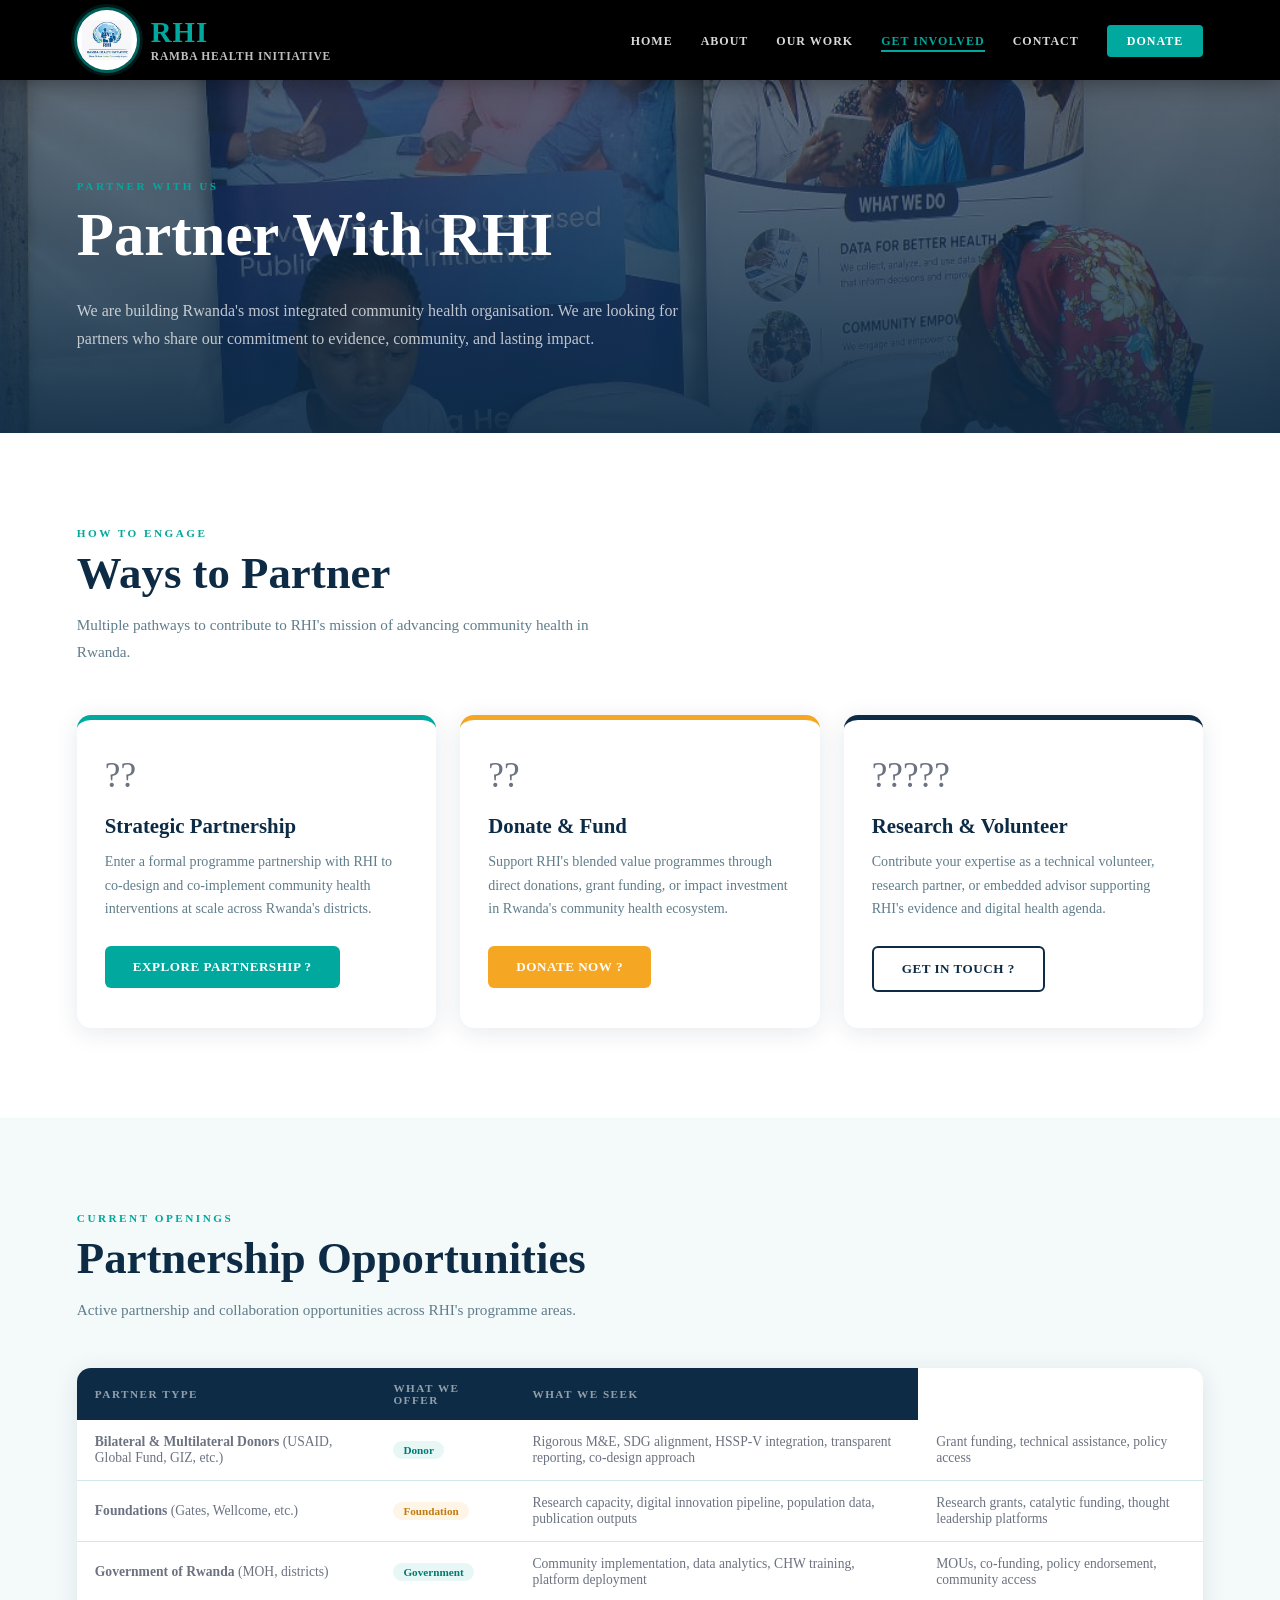
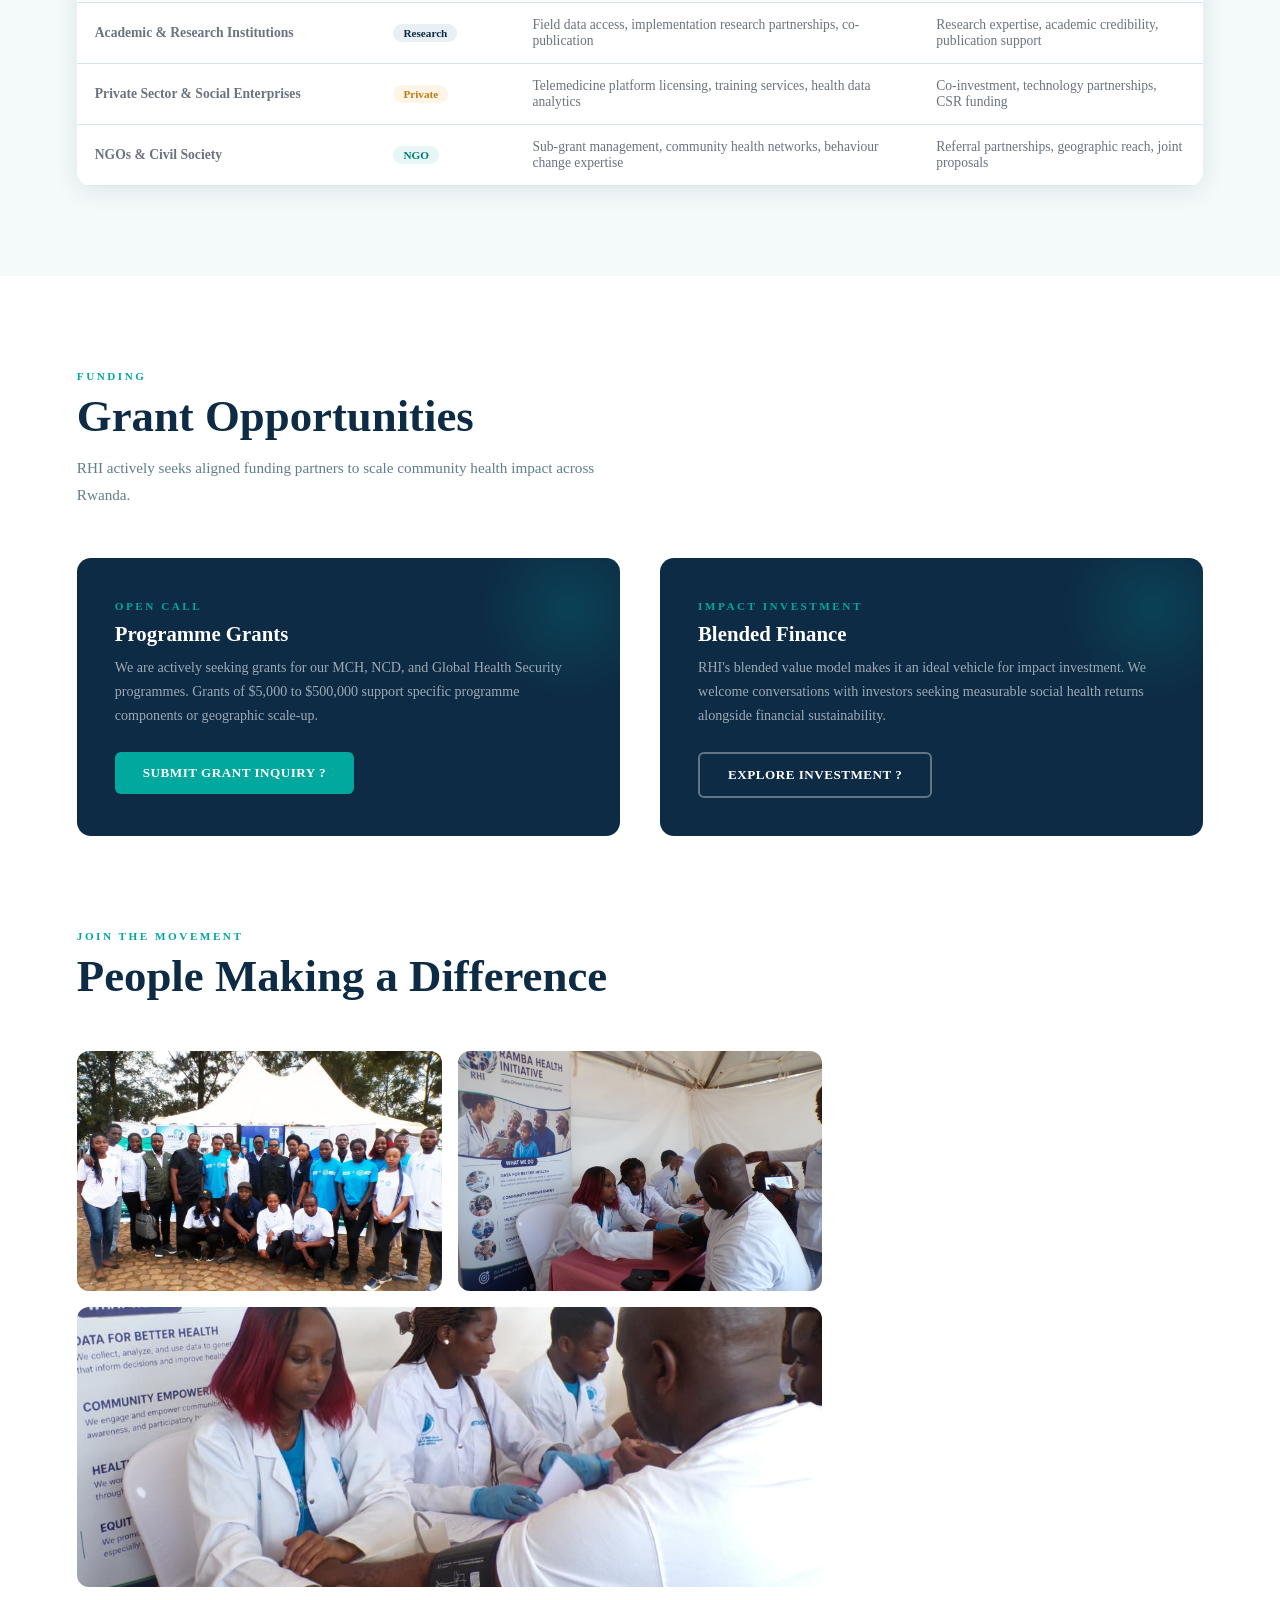
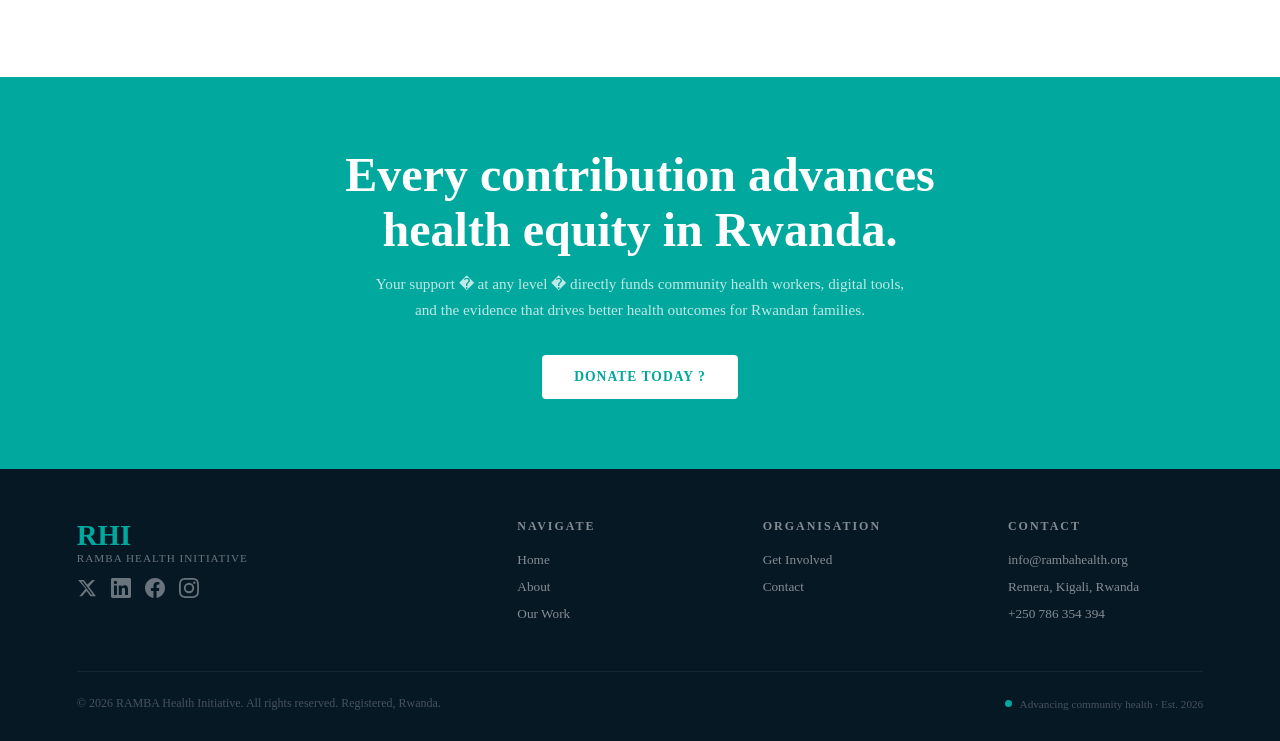
<file: get-involved.html>
<!DOCTYPE html>
<html lang="en">
<head>
<meta charset="UTF-8">
<link rel="icon" type="image/png" href="image.png">
<meta name="viewport" content="width=device-width, initial-scale=1.0">
<title>Get Involved � Ramba Health Initiative</title>
<link rel="stylesheet" href="shared.css">
<style>
.ways-grid { display: grid; grid-template-columns: repeat(3,1fr); gap: 24px; margin-top: 50px; }
.way-card {
  background: white; border-radius: 14px; padding: 36px 28px;
  box-shadow: var(--shadow);
  border-top: 5px solid var(--teal);
  transition: transform .25s, box-shadow .25s;
}
.way-card:hover { transform: translateY(-6px); box-shadow: 0 18px 48px rgba(13,43,69,0.13); }
.way-card.donate { border-color: var(--gold); }
.way-card.volunteer { border-color: var(--navy); }
.way-icon { font-size: 2.2rem; margin-bottom: 18px; }
.way-title {
  font-family: 'Times New Roman', Times, serif;
  font-weight: 800; font-size: 1.3rem;
  color: var(--navy); margin-bottom: 12px;
}
.way-desc { font-size: 0.88rem; color: var(--text-muted); line-height: 1.65; margin-bottom: 26px; }

.opportunities-section { background: var(--light-bg); }
.opp-table-wrap { background: white; border-radius: 14px; box-shadow: var(--shadow); overflow: hidden; margin-top: 44px; }
.opp-table-wrap table { width: 100%; border-collapse: collapse; }
.opp-table-wrap thead tr { background: var(--navy); }
.opp-table-wrap th { font-size: 0.7rem; font-weight: 700; color: rgba(255,255,255,0.55); letter-spacing: 1.5px; text-transform: uppercase; padding: 14px 18px; text-align: left; }
.opp-table-wrap td { font-size: 0.85rem; padding: 14px 18px; border-bottom: 1px solid var(--border); color: var(--text); }
.opp-table-wrap tbody tr:hover { background: var(--teal-light); }
.opp-type {
  display: inline-block; padding: 3px 10px;
  border-radius: 99px; font-size: 0.7rem; font-weight: 700;
}
.opp-type.partner { background: var(--teal-light); color: var(--teal-dark); }
.opp-type.grant { background: #FEF5E7; color: #c07a10; }
.opp-type.research { background: #E8EFF5; color: var(--navy); }

.grants-section {}
.grants-layout { display: grid; grid-template-columns: 1fr 1fr; gap: 40px; margin-top: 50px; }
.grant-card {
  background: var(--navy); border-radius: 14px; padding: 38px;
  position: relative; overflow: hidden;
}
.grant-card::before {
  content: '';
  position: absolute; top: -40px; right: -40px;
  width: 180px; height: 180px; border-radius: 50%;
  background: radial-gradient(circle, rgba(0,168,157,0.18) 0%, transparent 70%);
}
.grant-card h3 {
  font-family: 'Times New Roman', Times, serif;
  font-weight: 800; font-size: 1.3rem; color: white; margin-bottom: 10px;
}
.grant-card p { font-size: 0.88rem; color: rgba(255,255,255,0.6); line-height: 1.7; margin-bottom: 24px; }
.grant-card .section-tag { color: var(--teal); margin-bottom: 10px; }

.donate-strip {
  background: var(--teal); padding: 70px 6%;
  text-align: center;
}
.donate-strip h2 {
  font-family: 'Times New Roman', Times, serif;
  font-weight: 900; font-size: clamp(2rem, 4vw, 3rem);
  color: white; margin-bottom: 14px;
}
.donate-strip p { font-size: 0.95rem; color: rgba(255,255,255,0.75); max-width: 540px; margin: 0 auto 32px; line-height: 1.7; }
.btn-white { background: white; color: var(--teal); padding: 14px 32px; border-radius: 4px; font-weight: 700; font-size: 0.85rem; letter-spacing: 1px; text-transform: uppercase; text-decoration: none; display: inline-block; transition: opacity .2s, transform .2s; }
.btn-white:hover { opacity: .9; transform: translateY(-2px); }

/* Involved photos */
.involved-photos {
  display: grid;
  grid-template-columns: 1fr 1fr 1fr;
  gap: 16px;
  margin-top: 50px;
}
.involved-photos img {
  width: 100%; height: 240px;
  object-fit: cover;
  border-radius: 12px;
  display: block;
  transition: transform .3s, box-shadow .3s;
}
.involved-photos img:hover { transform: scale(1.03); box-shadow: 0 12px 36px rgba(13,43,69,0.15); }
.involved-photos img:last-child { grid-column: span 2; height: 280px; }

@media (max-width: 900px) {
  .ways-grid { grid-template-columns: 1fr; }
  .grants-layout { grid-template-columns: 1fr; }
  .involved-photos { grid-template-columns: 1fr 1fr; }
  .involved-photos img:last-child { grid-column: span 2; }
}
</style>
</head>
<body data-page="get-involved">
<nav>
  <a class="nav-logo" href="index.html">
    <div class="logo-seal"><img src="image.png" alt="RHI Logo"></div>
    <div class="logo-text"><div class="abbr">RHI</div><div class="full">Ramba Health Initiative</div></div>
  </a>
  <ul class="nav-links">
    <li><a href="index.html" data-page="index">Home</a></li>
    <li><a href="about.html" data-page="about">About</a></li>
    <li><a href="our-work.html" data-page="our-work">Our Work</a></li>
    <li><a href="get-involved.html" data-page="get-involved">Get Involved</a></li>
    <li><a href="contact.html" data-page="contact">Contact</a></li>
    <li><a href="contact.html" class="btn-nav-donate">Donate</a></li>
  </ul>
  <button class="hamburger" id="hamburger" aria-label="Menu"><span></span><span></span><span></span></button>
</nav>
<div class="mobile-nav" id="mobileNav">
  <ul>
    <li><a href="index.html" data-page="index">Home</a></li>
    <li><a href="about.html" data-page="about">About</a></li>
    <li><a href="our-work.html" data-page="our-work">Our Work</a></li>
    <li><a href="get-involved.html" data-page="get-involved">Get Involved</a></li>
    <li><a href="contact.html" data-page="contact">Contact</a></li>
  </ul>
  <a href="contact.html" class="btn-nav-donate">Donate</a>
</div>

<div class="page-wrap">
  <div class="page-hero">
    <div class="section-tag">Partner With Us</div>
    <h1 class="section-title fade-up">Partner With RHI</h1>
    <p class="fade-up delay-1">We are building Rwanda's most integrated community health organisation. We are looking for partners who share our commitment to evidence, community, and lasting impact.</p>
  </div>

  <!-- WAYS TO ENGAGE -->
  <section>
    <div class="section-tag">How to Engage</div>
    <h2 class="section-title">Ways to Partner</h2>
    <p class="section-sub">Multiple pathways to contribute to RHI's mission of advancing community health in Rwanda.</p>
    <div class="ways-grid">
      <div class="way-card">
        <div class="way-icon">??</div>
        <h3 class="way-title">Strategic Partnership</h3>
        <p class="way-desc">Enter a formal programme partnership with RHI to co-design and co-implement community health interventions at scale across Rwanda's districts.</p>
        <a href="contact.html" class="btn-primary">Explore Partnership ?</a>
      </div>
      <div class="way-card donate">
        <div class="way-icon">??</div>
        <h3 class="way-title">Donate & Fund</h3>
        <p class="way-desc">Support RHI's blended value programmes through direct donations, grant funding, or impact investment in Rwanda's community health ecosystem.</p>
        <a href="contact.html" class="btn-primary" style="background:var(--gold);">Donate Now ?</a>
      </div>
      <div class="way-card volunteer">
        <div class="way-icon">?????</div>
        <h3 class="way-title">Research & Volunteer</h3>
        <p class="way-desc">Contribute your expertise as a technical volunteer, research partner, or embedded advisor supporting RHI's evidence and digital health agenda.</p>
        <a href="contact.html" class="btn-outline">Get In Touch ?</a>
      </div>
    </div>
  </section>

  <!-- PARTNERSHIP OPPORTUNITIES -->
  <section class="opportunities-section">
    <div class="section-tag">Current Openings</div>
    <h2 class="section-title">Partnership Opportunities</h2>
    <p class="section-sub">Active partnership and collaboration opportunities across RHI's programme areas.</p>
    <div class="opp-table-wrap">
      <table>
        <thead>
          <tr><th>Partner Type</th><th>What We Offer</th><th>What We Seek</th></tr>
        </thead>
        <tbody>
          <tr>
            <td><strong>Bilateral &amp; Multilateral Donors</strong> (USAID, Global Fund, GIZ, etc.)</td>
            <td><span class="opp-type partner">Donor</span></td>
            <td>Rigorous M&amp;E, SDG alignment, HSSP-V integration, transparent reporting, co-design approach</td>
            <td>Grant funding, technical assistance, policy access</td>
          </tr>
          <tr>
            <td><strong>Foundations</strong> (Gates, Wellcome, etc.)</td>
            <td><span class="opp-type grant">Foundation</span></td>
            <td>Research capacity, digital innovation pipeline, population data, publication outputs</td>
            <td>Research grants, catalytic funding, thought leadership platforms</td>
          </tr>
          <tr>
            <td><strong>Government of Rwanda</strong> (MOH, districts)</td>
            <td><span class="opp-type partner">Government</span></td>
            <td>Community implementation, data analytics, CHW training, platform deployment</td>
            <td>MOUs, co-funding, policy endorsement, community access</td>
          </tr>
          <tr>
            <td><strong>Academic &amp; Research Institutions</strong></td>
            <td><span class="opp-type research">Research</span></td>
            <td>Field data access, implementation research partnerships, co-publication</td>
            <td>Research expertise, academic credibility, publication support</td>
          </tr>
          <tr>
            <td><strong>Private Sector &amp; Social Enterprises</strong></td>
            <td><span class="opp-type grant">Private</span></td>
            <td>Telemedicine platform licensing, training services, health data analytics</td>
            <td>Co-investment, technology partnerships, CSR funding</td>
          </tr>
          <tr>
            <td><strong>NGOs &amp; Civil Society</strong></td>
            <td><span class="opp-type partner">NGO</span></td>
            <td>Sub-grant management, community health networks, behaviour change expertise</td>
            <td>Referral partnerships, geographic reach, joint proposals</td>
          </tr>
        </tbody>
      </table>
    </div>
  </section>

  <!-- GRANT OPPORTUNITIES -->
  <section class="grants-section">
    <div class="section-tag">Funding</div>
    <h2 class="section-title">Grant Opportunities</h2>
    <p class="section-sub">RHI actively seeks aligned funding partners to scale community health impact across Rwanda.</p>
    <div class="grants-layout">
      <div class="grant-card">
        <div class="section-tag">Open Call</div>
        <h3>Programme Grants</h3>
        <p>We are actively seeking grants for our MCH, NCD, and Global Health Security programmes. Grants of $5,000 to $500,000 support specific programme components or geographic scale-up.</p>
        <a href="contact.html" class="btn-primary">Submit Grant Inquiry ?</a>
      </div>
      <div class="grant-card">
        <div class="section-tag">Impact Investment</div>
        <h3>Blended Finance</h3>
        <p>RHI's blended value model makes it an ideal vehicle for impact investment. We welcome conversations with investors seeking measurable social health returns alongside financial sustainability.</p>
        <a href="contact.html" class="btn-outline-white">Explore Investment ?</a>
      </div>
    </div>
  </section>

  <!-- PHOTOS -->
  <section style="padding-top:0;">
    <div class="section-tag">Join the Movement</div>
    <h2 class="section-title">People Making a Difference</h2>
    <div class="involved-photos">
      <img src="the_team.jpeg" alt="RHI team">
      <img src="field4.jpeg" alt="Community engagement">
      <img src="field5.jpeg" alt="Health initiative">
    </div>
  </section>

  <!-- DONATE STRIP -->
  <div class="donate-strip">
    <h2>Every contribution advances<br>health equity in Rwanda.</h2>
    <p>Your support � at any level � directly funds community health workers, digital tools, and the evidence that drives better health outcomes for Rwandan families.</p>
    <a href="contact.html" class="btn-white">Donate Today ?</a>
  </div>
</div>

<footer>
  <div class="footer-top">
    <div class="footer-brand"><div class="abbr">RHI</div><div class="tagline">Ramba Health Initiative</div><div class="footer-socials"><a href="https://x.com/rambahealth" target="_blank" aria-label="X"><svg width="20" height="20" viewBox="0 0 24 24" fill="currentColor"><path d="M18.244 2.25h3.308l-7.227 8.26 8.502 11.24H16.17l-4.714-6.231-5.401 6.231H2.746l7.73-8.835L1.254 2.25H8.08l4.253 5.622 5.911-5.622zm-1.161 17.52h1.833L7.084 4.126H5.117z"/></svg></a><a href="https://www.linkedin.com" target="_blank" aria-label="LinkedIn"><svg width="20" height="20" viewBox="0 0 24 24" fill="currentColor"><path d="M20.447 20.452h-3.554v-5.569c0-1.328-.027-3.037-1.852-3.037-1.853 0-2.136 1.445-2.136 2.939v5.667H9.351V9h3.414v1.561h.046c.477-.9 1.637-1.85 3.37-1.85 3.601 0 4.267 2.37 4.267 5.455v6.286zM5.337 7.433a2.062 2.062 0 0 1-2.063-2.065 2.064 2.064 0 1 1 2.063 2.065zm1.782 13.019H3.555V9h3.564v11.452zM22.225 0H1.771C.792 0 0 .774 0 1.729v20.542C0 23.227.792 24 1.771 24h20.451C23.2 24 24 23.227 24 22.271V1.729C24 .774 23.2 0 22.222 0h.003z"/></svg></a><a href="https://www.facebook.com" target="_blank" aria-label="Facebook"><svg width="20" height="20" viewBox="0 0 24 24" fill="currentColor"><path d="M24 12.073c0-6.627-5.373-12-12-12s-12 5.373-12 12c0 5.99 4.388 10.954 10.125 11.854v-8.385H7.078v-3.47h3.047V9.43c0-3.007 1.792-4.669 4.533-4.669 1.312 0 2.686.235 2.686.235v2.953H15.83c-1.491 0-1.956.925-1.956 1.874v2.25h3.328l-.532 3.47h-2.796v8.385C19.612 23.027 24 18.062 24 12.073z"/></svg></a><a href="https://www.instagram.com" target="_blank" aria-label="Instagram"><svg width="20" height="20" viewBox="0 0 24 24" fill="currentColor"><path d="M12 2.163c3.204 0 3.584.012 4.85.07 3.252.148 4.771 1.691 4.919 4.919.058 1.265.069 1.645.069 4.849 0 3.205-.012 3.584-.069 4.849-.149 3.225-1.664 4.771-4.919 4.919-1.266.058-1.644.07-4.85.07-3.204 0-3.584-.012-4.849-.07-3.26-.149-4.771-1.699-4.919-4.92-.058-1.265-.07-1.644-.07-4.849 0-3.204.013-3.583.07-4.849.149-3.227 1.664-4.771 4.919-4.919 1.266-.057 1.645-.069 4.849-.069zM12 0C8.741 0 8.333.014 7.053.072 2.695.272.273 2.69.073 7.052.014 8.333 0 8.741 0 12c0 3.259.014 3.668.072 4.948.2 4.358 2.618 6.78 6.98 6.98C8.333 23.986 8.741 24 12 24c3.259 0 3.668-.014 4.948-.072 4.354-.2 6.782-2.618 6.979-6.98.059-1.28.073-1.689.073-4.948 0-3.259-.014-3.667-.072-4.947-.196-4.354-2.617-6.78-6.979-6.98C15.668.014 15.259 0 12 0zm0 5.838a6.162 6.162 0 1 0 0 12.324 6.162 6.162 0 0 0 0-12.324zM12 16a4 4 0 1 1 0-8 4 4 0 0 1 0 8zm6.406-11.845a1.44 1.44 0 1 0 0 2.881 1.44 1.44 0 0 0 0-2.881z"/></svg></a></div></div>
    <div class="footer-col"><h4>Navigate</h4><ul><li><a href="index.html">Home</a></li><li><a href="about.html">About</a></li><li><a href="our-work.html">Our Work</a></li></ul></div>
    <div class="footer-col"><h4>Organisation</h4><ul><li><a href="get-involved.html">Get Involved</a></li><li><a href="contact.html">Contact</a></li></ul></div>
    <div class="footer-col"><h4>Contact</h4><ul><li><a href="mailto:info@rambahealth.org">info@rambahealth.org</a></li><li><a href="#">Remera, Kigali, Rwanda</a></li><li><a href="tel:+250786354394">+250 786 354 394</a></li></ul></div>
  </div>
  <div class="footer-bottom">
    <p>&copy; 2026 RAMBA Health Initiative. All rights reserved. Registered, Rwanda.</p>
    <div class="footer-pulse"><div class="pulse-dot"></div><div class="pulse-label">Advancing community health &middot; Est. 2026</div></div>
  </div>
</footer>
<script>document.querySelectorAll('.nav-links a[data-page],.mobile-nav a[data-page]').forEach(a=>{if(a.dataset.page===document.body.dataset.page)a.classList.add('active');});var hbg=document.getElementById('hamburger');var mnav=document.getElementById('mobileNav');hbg.addEventListener('click',function(){hbg.classList.toggle('open');mnav.classList.toggle('open');});document.querySelectorAll('.mobile-nav a').forEach(function(a){a.addEventListener('click',function(){hbg.classList.remove('open');mnav.classList.remove('open');});});</script>
<script>
(function(){
  var img = new Image();
  img.onload = function(){
    var c = document.createElement('canvas');
    c.width = c.height = 64;
    var ctx = c.getContext('2d');
    ctx.beginPath();
    ctx.arc(32,32,32,0,Math.PI*2);
    ctx.closePath();
    ctx.clip();
    ctx.drawImage(img,0,0,64,64);
    var link = document.querySelector("link[rel='icon']");
    link.href = c.toDataURL('image/png');
  };
  img.src = 'image.png';
})();
</script></body>
</html>
</file>
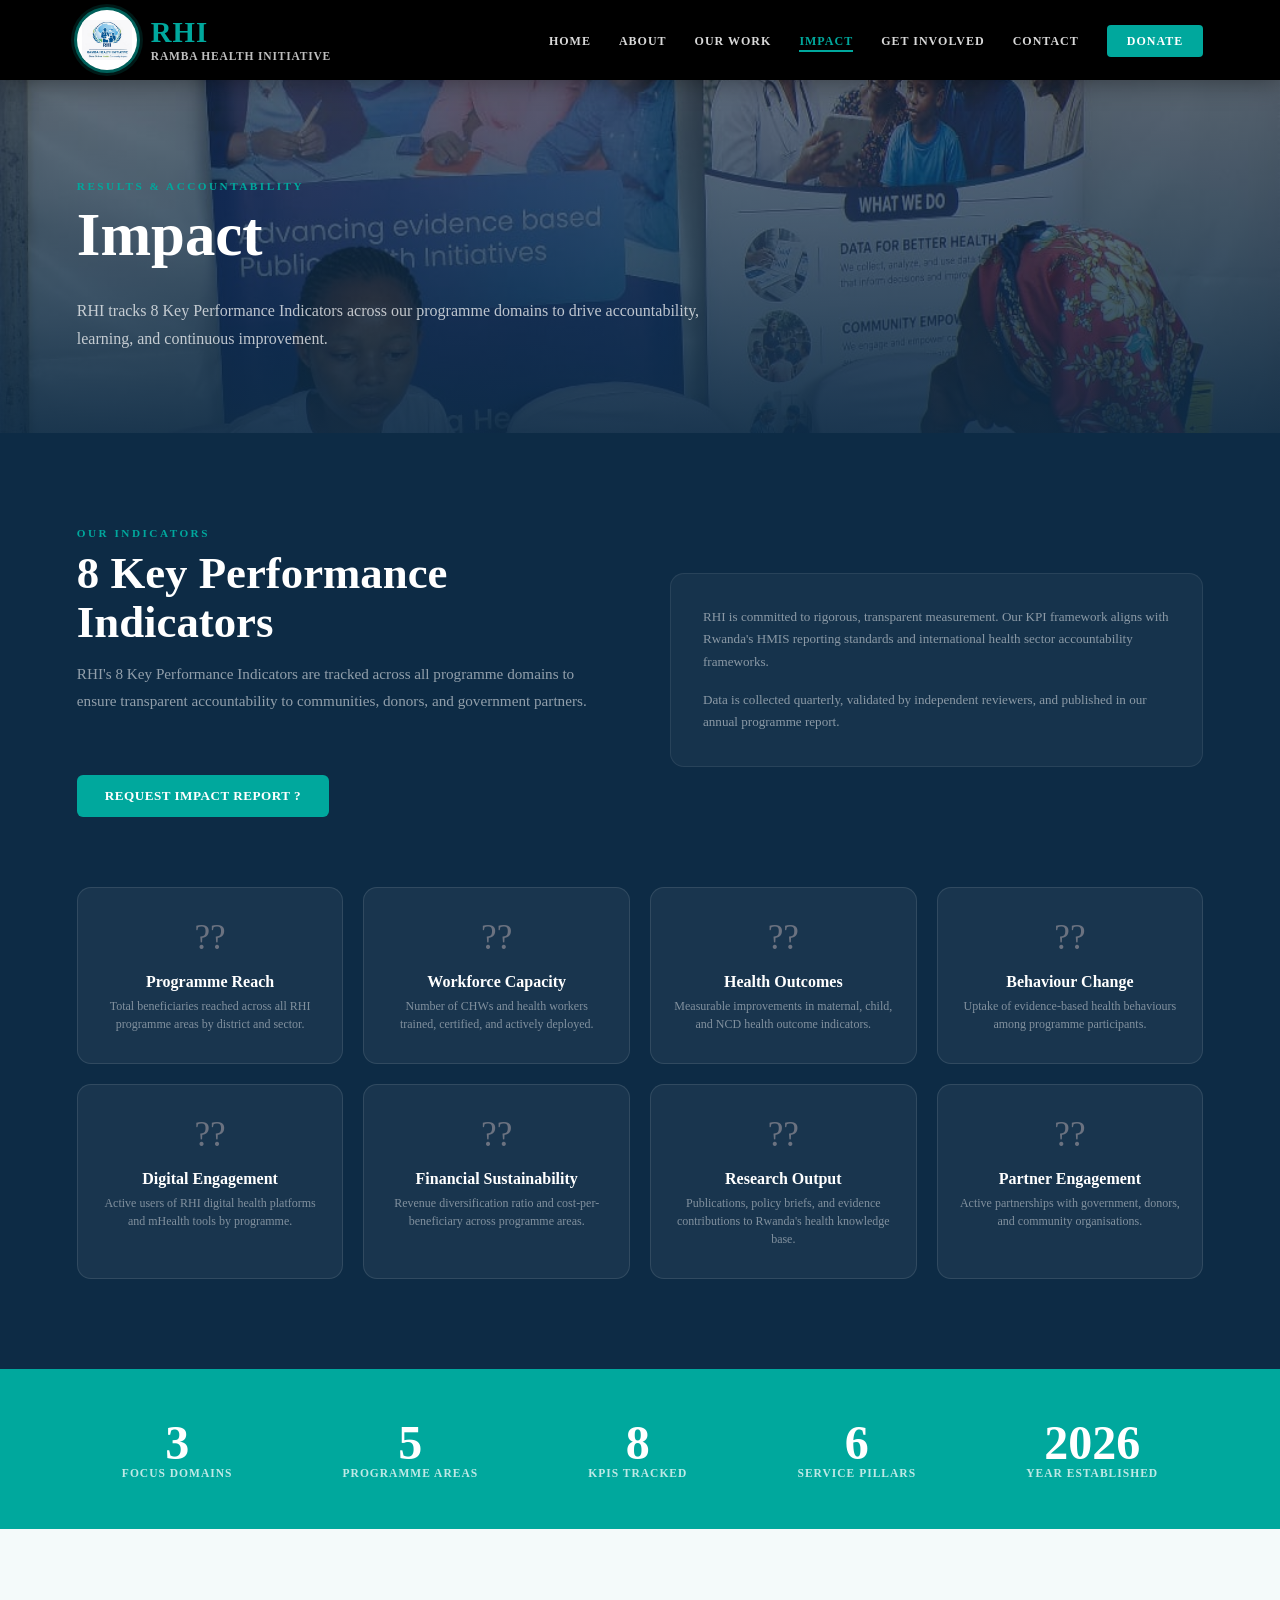
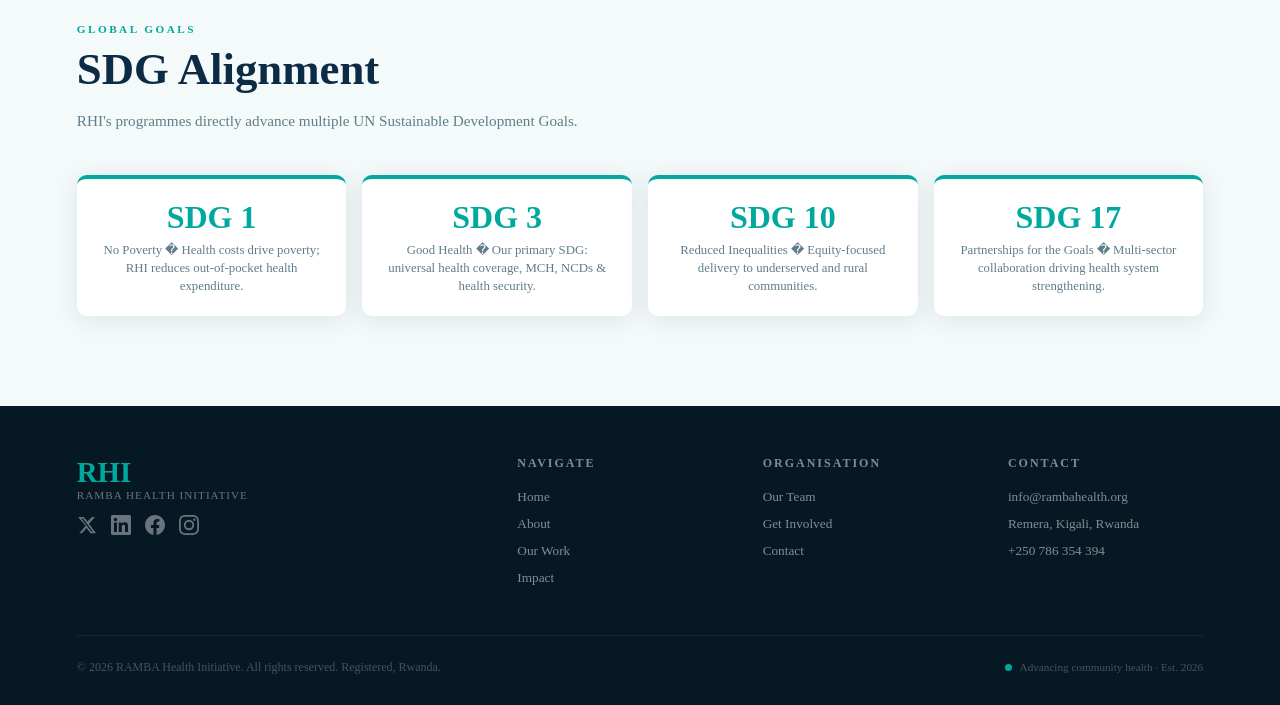
<file: impact.html>
<!DOCTYPE html>
<html lang="en">
<head>
<meta charset="UTF-8">
<link rel="icon" type="image/png" href="image.png">
<meta name="viewport" content="width=device-width, initial-scale=1.0">
<title>Impact � Ramba Health Initiative</title>
<link rel="stylesheet" href="shared.css">
<style>
.kpi-intro { display: grid; grid-template-columns: 1fr 1fr; gap: 60px; align-items: center; margin-bottom: 70px; }
.kpi-intro-text .section-sub { margin-bottom: 28px; }

.kpi-grid { display: grid; grid-template-columns: repeat(4,1fr); gap: 20px; }
.kpi-card {
  background: rgba(255,255,255,0.05);
  border: 1px solid rgba(255,255,255,0.10);
  border-radius: 14px; padding: 30px 22px;
  text-align: center;
  transition: background .25s, transform .25s, border-color .25s;
  cursor: default;
}
.kpi-card:hover { background: rgba(0,168,157,0.15); transform: translateY(-5px); border-color: rgba(0,168,157,0.35); }
.kpi-icon { font-size: 2.2rem; margin-bottom: 14px; }
.kpi-label {
  font-family: 'Times New Roman', Times, serif;
  font-weight: 700; font-size: 1rem;
  color: white; margin-bottom: 6px; line-height: 1.2;
}
.kpi-desc { font-size: 0.75rem; color: rgba(255,255,255,0.45); line-height: 1.5; }

.kpi-section { background: var(--navy); }
.kpi-section .section-title { color: white; }
.kpi-section .section-sub { color: rgba(255,255,255,0.55); margin-bottom: 60px; }

.framework-strip {
  background: var(--teal);
  padding: 50px 6%;
  display: flex; justify-content: space-around; align-items: center;
  flex-wrap: wrap; gap: 20px;
}
.fs-item { text-align: center; }
.fs-num {
  font-family: 'Times New Roman', Times, serif;
  font-weight: 900; font-size: 3rem; color: white; line-height: 1;
}
.fs-label { font-size: 0.72rem; font-weight: 600; color: rgba(255,255,255,0.75); letter-spacing: 1px; text-transform: uppercase; }

.sdg-section { background: var(--light-bg); }
.sdg-grid { display: grid; grid-template-columns: repeat(4,1fr); gap: 16px; margin-top: 40px; }
.sdg-card {
  background: white; border-radius: 10px; padding: 20px;
  border-top: 4px solid var(--teal);
  box-shadow: var(--shadow);
  text-align: center;
}
.sdg-card .sdg-num {
  font-family: 'Times New Roman', Times, serif;
  font-weight: 900; font-size: 2rem; color: var(--teal);
}
.sdg-card .sdg-label { font-size: 0.8rem; color: var(--text-muted); line-height: 1.4; margin-top: 6px; }

@media (max-width: 900px) {
  .kpi-intro { grid-template-columns: 1fr; gap: 30px; }
  .kpi-grid { grid-template-columns: repeat(2,1fr); }
  .sdg-grid { grid-template-columns: repeat(2,1fr); }
}
</style>
</head>
<body data-page="impact">
<nav>
  <a class="nav-logo" href="index.html">
    <div class="logo-seal"><img src="image.png" alt="RHI Logo"></div>
    <div class="logo-text"><div class="abbr">RHI</div><div class="full">Ramba Health Initiative</div></div>
  </a>
  <ul class="nav-links">
    <li><a href="index.html" data-page="index">Home</a></li>
    <li><a href="about.html" data-page="about">About</a></li>
    <li><a href="our-work.html" data-page="our-work">Our Work</a></li>
    <li><a href="impact.html" data-page="impact">Impact</a></li>
    <li><a href="get-involved.html" data-page="get-involved">Get Involved</a></li>
    <li><a href="contact.html" data-page="contact">Contact</a></li>
    <li><a href="contact.html" class="btn-nav-donate">Donate</a></li>
  </ul>
  <button class="hamburger" id="hamburger" aria-label="Menu"><span></span><span></span><span></span></button>
</nav>
<div class="mobile-nav" id="mobileNav">
  <ul>
    <li><a href="index.html" data-page="index">Home</a></li>
    <li><a href="about.html" data-page="about">About</a></li>
    <li><a href="our-work.html" data-page="our-work">Our Work</a></li>
    <li><a href="impact.html" data-page="impact">Impact</a></li>
    <li><a href="get-involved.html" data-page="get-involved">Get Involved</a></li>
    <li><a href="contact.html" data-page="contact">Contact</a></li>
  </ul>
  <a href="contact.html" class="btn-nav-donate">Donate</a>
</div>

<div class="page-wrap">
  <div class="page-hero">
    <div class="section-tag">Results & Accountability</div>
    <h1 class="section-title fade-up">Impact</h1>
    <p class="fade-up delay-1">RHI tracks 8 Key Performance Indicators across our programme domains to drive accountability, learning, and continuous improvement.</p>
  </div>

  <!-- KPI SECTION -->
  <section class="kpi-section">
    <div class="kpi-intro">
      <div class="kpi-intro-text">
        <div class="section-tag" style="color:var(--teal)">Our Indicators</div>
        <h2 class="section-title" style="color:white">8 Key Performance<br>Indicators</h2>
        <p class="section-sub">RHI's 8 Key Performance Indicators are tracked across all programme domains to ensure transparent accountability to communities, donors, and government partners.</p>
        <a href="contact.html" class="btn-primary">Request Impact Report ?</a>
      </div>
      <div style="background:rgba(255,255,255,0.04);border:1px solid rgba(255,255,255,0.08);border-radius:14px;padding:32px;">
        <p style="font-size:0.82rem;color:rgba(255,255,255,0.5);line-height:1.7;margin-bottom:16px;">RHI is committed to rigorous, transparent measurement. Our KPI framework aligns with Rwanda's HMIS reporting standards and international health sector accountability frameworks.</p>
        <p style="font-size:0.82rem;color:rgba(255,255,255,0.5);line-height:1.7;">Data is collected quarterly, validated by independent reviewers, and published in our annual programme report.</p>
      </div>
    </div>

    <div class="kpi-grid">
      <div class="kpi-card">
        <div class="kpi-icon">??</div>
        <div class="kpi-label">Programme Reach</div>
        <div class="kpi-desc">Total beneficiaries reached across all RHI programme areas by district and sector.</div>
      </div>
      <div class="kpi-card">
        <div class="kpi-icon">??</div>
        <div class="kpi-label">Workforce Capacity</div>
        <div class="kpi-desc">Number of CHWs and health workers trained, certified, and actively deployed.</div>
      </div>
      <div class="kpi-card">
        <div class="kpi-icon">??</div>
        <div class="kpi-label">Health Outcomes</div>
        <div class="kpi-desc">Measurable improvements in maternal, child, and NCD health outcome indicators.</div>
      </div>
      <div class="kpi-card">
        <div class="kpi-icon">??</div>
        <div class="kpi-label">Behaviour Change</div>
        <div class="kpi-desc">Uptake of evidence-based health behaviours among programme participants.</div>
      </div>
      <div class="kpi-card">
        <div class="kpi-icon">??</div>
        <div class="kpi-label">Digital Engagement</div>
        <div class="kpi-desc">Active users of RHI digital health platforms and mHealth tools by programme.</div>
      </div>
      <div class="kpi-card">
        <div class="kpi-icon">??</div>
        <div class="kpi-label">Financial Sustainability</div>
        <div class="kpi-desc">Revenue diversification ratio and cost-per-beneficiary across programme areas.</div>
      </div>
      <div class="kpi-card">
        <div class="kpi-icon">??</div>
        <div class="kpi-label">Research Output</div>
        <div class="kpi-desc">Publications, policy briefs, and evidence contributions to Rwanda's health knowledge base.</div>
      </div>
      <div class="kpi-card">
        <div class="kpi-icon">??</div>
        <div class="kpi-label">Partner Engagement</div>
        <div class="kpi-desc">Active partnerships with government, donors, and community organisations.</div>
      </div>
    </div>
  </section>

  <!-- STATS STRIP -->
  <div class="framework-strip">
    <div class="fs-item"><div class="fs-num">3</div><div class="fs-label">Focus Domains</div></div>
    <div class="fs-item"><div class="fs-num">5</div><div class="fs-label">Programme Areas</div></div>
    <div class="fs-item"><div class="fs-num">8</div><div class="fs-label">KPIs Tracked</div></div>
    <div class="fs-item"><div class="fs-num">6</div><div class="fs-label">Service Pillars</div></div>
    <div class="fs-item"><div class="fs-num">2026</div><div class="fs-label">Year Established</div></div>
  </div>

  <!-- SDG ALIGNMENT -->
  <section class="sdg-section">
    <div class="section-tag">Global Goals</div>
    <h2 class="section-title">SDG Alignment</h2>
    <p class="section-sub">RHI's programmes directly advance multiple UN Sustainable Development Goals.</p>
    <div class="sdg-grid">
      <div class="sdg-card"><div class="sdg-num">SDG 1</div><div class="sdg-label">No Poverty � Health costs drive poverty; RHI reduces out-of-pocket health expenditure.</div></div>
      <div class="sdg-card"><div class="sdg-num">SDG 3</div><div class="sdg-label">Good Health � Our primary SDG: universal health coverage, MCH, NCDs & health security.</div></div>
      <div class="sdg-card"><div class="sdg-num">SDG 10</div><div class="sdg-label">Reduced Inequalities � Equity-focused delivery to underserved and rural communities.</div></div>
      <div class="sdg-card"><div class="sdg-num">SDG 17</div><div class="sdg-label">Partnerships for the Goals � Multi-sector collaboration driving health system strengthening.</div></div>
    </div>
  </section>
</div>

<footer>
  <div class="footer-top">
    <div class="footer-brand"><div class="abbr">RHI</div><div class="tagline">Ramba Health Initiative</div><div class="footer-socials"><a href="https://x.com/rambahealth" target="_blank" aria-label="X"><svg width="20" height="20" viewBox="0 0 24 24" fill="currentColor"><path d="M18.244 2.25h3.308l-7.227 8.26 8.502 11.24H16.17l-4.714-6.231-5.401 6.231H2.746l7.73-8.835L1.254 2.25H8.08l4.253 5.622 5.911-5.622zm-1.161 17.52h1.833L7.084 4.126H5.117z"/></svg></a><a href="https://www.linkedin.com" target="_blank" aria-label="LinkedIn"><svg width="20" height="20" viewBox="0 0 24 24" fill="currentColor"><path d="M20.447 20.452h-3.554v-5.569c0-1.328-.027-3.037-1.852-3.037-1.853 0-2.136 1.445-2.136 2.939v5.667H9.351V9h3.414v1.561h.046c.477-.9 1.637-1.85 3.37-1.85 3.601 0 4.267 2.37 4.267 5.455v6.286zM5.337 7.433a2.062 2.062 0 0 1-2.063-2.065 2.064 2.064 0 1 1 2.063 2.065zm1.782 13.019H3.555V9h3.564v11.452zM22.225 0H1.771C.792 0 0 .774 0 1.729v20.542C0 23.227.792 24 1.771 24h20.451C23.2 24 24 23.227 24 22.271V1.729C24 .774 23.2 0 22.222 0h.003z"/></svg></a><a href="https://www.facebook.com" target="_blank" aria-label="Facebook"><svg width="20" height="20" viewBox="0 0 24 24" fill="currentColor"><path d="M24 12.073c0-6.627-5.373-12-12-12s-12 5.373-12 12c0 5.99 4.388 10.954 10.125 11.854v-8.385H7.078v-3.47h3.047V9.43c0-3.007 1.792-4.669 4.533-4.669 1.312 0 2.686.235 2.686.235v2.953H15.83c-1.491 0-1.956.925-1.956 1.874v2.25h3.328l-.532 3.47h-2.796v8.385C19.612 23.027 24 18.062 24 12.073z"/></svg></a><a href="https://www.instagram.com" target="_blank" aria-label="Instagram"><svg width="20" height="20" viewBox="0 0 24 24" fill="currentColor"><path d="M12 2.163c3.204 0 3.584.012 4.85.07 3.252.148 4.771 1.691 4.919 4.919.058 1.265.069 1.645.069 4.849 0 3.205-.012 3.584-.069 4.849-.149 3.225-1.664 4.771-4.919 4.919-1.266.058-1.644.07-4.85.07-3.204 0-3.584-.012-4.849-.07-3.26-.149-4.771-1.699-4.919-4.92-.058-1.265-.07-1.644-.07-4.849 0-3.204.013-3.583.07-4.849.149-3.227 1.664-4.771 4.919-4.919 1.266-.057 1.645-.069 4.849-.069zM12 0C8.741 0 8.333.014 7.053.072 2.695.272.273 2.69.073 7.052.014 8.333 0 8.741 0 12c0 3.259.014 3.668.072 4.948.2 4.358 2.618 6.78 6.98 6.98C8.333 23.986 8.741 24 12 24c3.259 0 3.668-.014 4.948-.072 4.354-.2 6.782-2.618 6.979-6.98.059-1.28.073-1.689.073-4.948 0-3.259-.014-3.667-.072-4.947-.196-4.354-2.617-6.78-6.979-6.98C15.668.014 15.259 0 12 0zm0 5.838a6.162 6.162 0 1 0 0 12.324 6.162 6.162 0 0 0 0-12.324zM12 16a4 4 0 1 1 0-8 4 4 0 0 1 0 8zm6.406-11.845a1.44 1.44 0 1 0 0 2.881 1.44 1.44 0 0 0 0-2.881z"/></svg></a></div></div>
    <div class="footer-col"><h4>Navigate</h4><ul><li><a href="index.html">Home</a></li><li><a href="about.html">About</a></li><li><a href="our-work.html">Our Work</a></li><li><a href="impact.html">Impact</a></li></ul></div>
    <div class="footer-col"><h4>Organisation</h4><ul><li><a href="team.html">Our Team</a></li><li><a href="get-involved.html">Get Involved</a></li><li><a href="contact.html">Contact</a></li></ul></div>
    <div class="footer-col"><h4>Contact</h4><ul><li><a href="mailto:info@rambahealth.org">info@rambahealth.org</a></li><li><a href="#">Remera, Kigali, Rwanda</a></li><li><a href="tel:+250786354394">+250 786 354 394</a></li></ul></div>
  </div>
  <div class="footer-bottom">
    <p>&copy; 2026 RAMBA Health Initiative. All rights reserved. Registered, Rwanda.</p>
    <div class="footer-pulse"><div class="pulse-dot"></div><div class="pulse-label">Advancing community health &middot; Est. 2026</div></div>
  </div>
</footer>
<script>document.querySelectorAll('.nav-links a[data-page],.mobile-nav a[data-page]').forEach(a=>{if(a.dataset.page===document.body.dataset.page)a.classList.add('active');});var hbg=document.getElementById('hamburger');var mnav=document.getElementById('mobileNav');hbg.addEventListener('click',function(){hbg.classList.toggle('open');mnav.classList.toggle('open');});document.querySelectorAll('.mobile-nav a').forEach(function(a){a.addEventListener('click',function(){hbg.classList.remove('open');mnav.classList.remove('open');});});</script>
<script>
(function(){
  var img = new Image();
  img.onload = function(){
    var c = document.createElement('canvas');
    c.width = c.height = 64;
    var ctx = c.getContext('2d');
    ctx.beginPath();
    ctx.arc(32,32,32,0,Math.PI*2);
    ctx.closePath();
    ctx.clip();
    ctx.drawImage(img,0,0,64,64);
    var link = document.querySelector("link[rel='icon']");
    link.href = c.toDataURL('image/png');
  };
  img.src = 'image.png';
})();
</script></body>
</html>
</file>
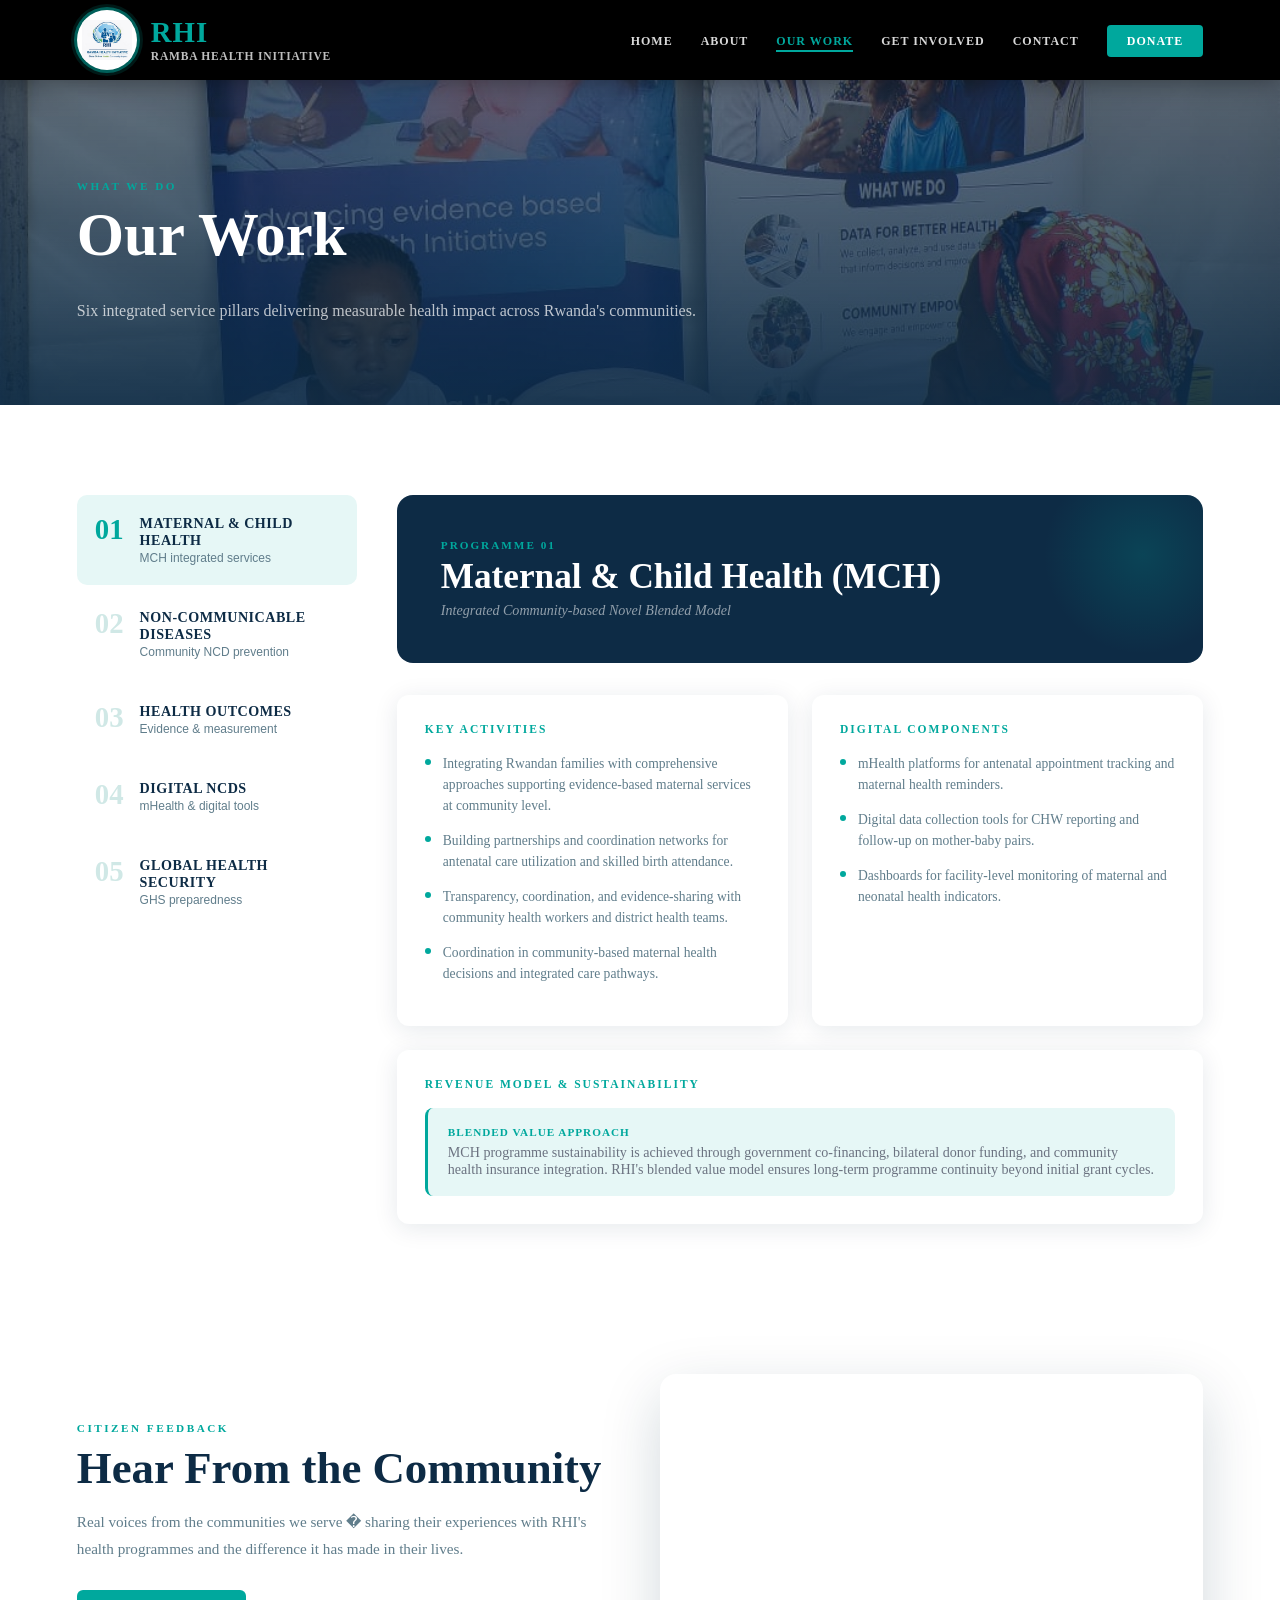
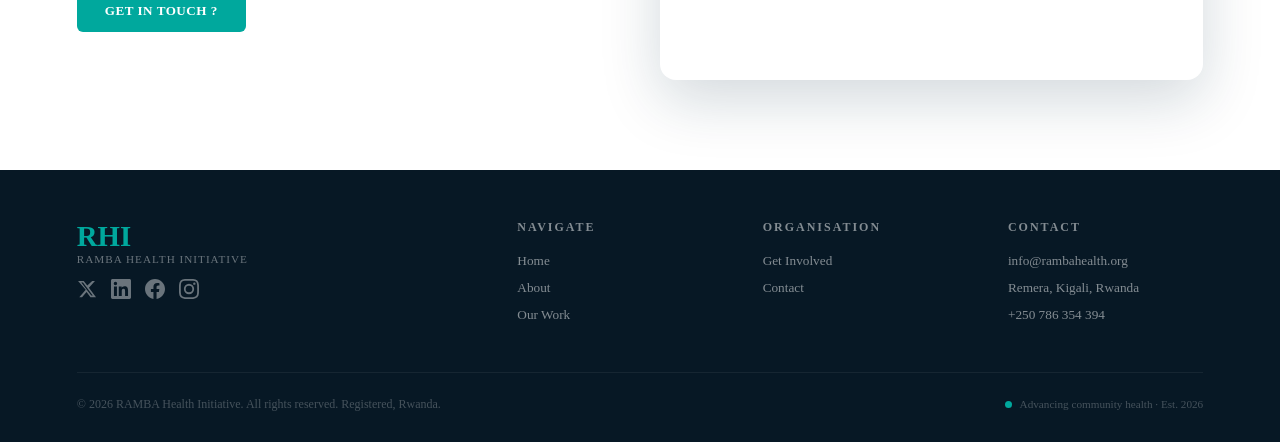
<file: our-work.html>
<!DOCTYPE html>
<html lang="en">
<head>
<meta charset="UTF-8">
<link rel="icon" type="image/png" href="image.png">
<meta name="viewport" content="width=device-width, initial-scale=1.0">
<title>Our Work � Ramba Health Initiative</title>
<link rel="stylesheet" href="shared.css">
<style>
.work-layout { display: grid; grid-template-columns: 280px 1fr; gap: 40px; align-items: start; }

.work-tabs { position: sticky; top: 90px; }
.work-tab {
  display: flex; align-items: flex-start; gap: 16px;
  padding: 20px 18px; border-radius: 10px;
  cursor: pointer; transition: background .2s;
  border: none; background: none; width: 100%; text-align: left;
  margin-bottom: 4px;
}
.work-tab:hover { background: var(--teal-light); }
.work-tab.active { background: var(--teal-light); }
.work-tab .tab-num {
  font-family: 'Times New Roman', Times, serif;
  font-weight: 900; font-size: 1.8rem;
  color: var(--border); line-height: 1; transition: color .2s; flex-shrink: 0;
}
.work-tab.active .tab-num, .work-tab:hover .tab-num { color: var(--teal); }
.work-tab .tab-info {}
.work-tab .tab-name {
  font-family: 'Times New Roman', Times, serif;
  font-weight: 700; font-size: 0.88rem;
  color: var(--navy); text-transform: uppercase; letter-spacing: 0.5px;
}
.work-tab .tab-brief { font-size: 0.75rem; color: var(--text-muted); margin-top: 2px; }

.work-panel { display: none; }
.work-panel.active { display: block; }

.panel-hero {
  background: var(--navy); border-radius: 16px;
  padding: 44px; margin-bottom: 32px;
  position: relative; overflow: hidden;
}
.panel-hero::after {
  content: '';
  position: absolute; top: -40px; right: -40px;
  width: 200px; height: 200px; border-radius: 50%;
  background: radial-gradient(circle, rgba(0,168,157,0.2) 0%, transparent 70%);
}
.panel-hero .tag {
  font-size: 0.7rem; font-weight: 700; letter-spacing: 2px;
  text-transform: uppercase; color: var(--teal); margin-bottom: 8px;
}
.panel-hero h2 {
  font-family: 'Times New Roman', Times, serif;
  font-weight: 900; font-size: 2.2rem; color: white; line-height: 1.05; margin-bottom: 6px;
}
.panel-hero .sub { font-size: 0.88rem; color: rgba(255,255,255,0.55); font-style: italic; }

.panel-body { display: grid; grid-template-columns: 1fr 1fr; gap: 24px; }

.activities-card, .revenue-card {
  background: white; border-radius: 12px; padding: 28px;
  box-shadow: var(--shadow);
}
.activities-card h4, .revenue-card h4 {
  font-size: 0.72rem; font-weight: 700;
  color: var(--teal); letter-spacing: 2px; text-transform: uppercase;
  margin-bottom: 18px;
}
.activity-item {
  display: flex; gap: 12px; margin-bottom: 14px; align-items: flex-start;
}
.activity-item .dot {
  width: 6px; height: 6px; border-radius: 50%;
  background: var(--teal); margin-top: 6px; flex-shrink: 0;
}
.activity-item p { font-size: 0.85rem; color: var(--text-muted); line-height: 1.55; }

.revenue-card { grid-column: span 2; }
.revenue-model-box {
  background: var(--teal-light); border-radius: 8px;
  padding: 18px 20px; border-left: 3px solid var(--teal);
}
.revenue-model-box .label { font-size: 0.7rem; font-weight: 700; color: var(--teal); text-transform: uppercase; letter-spacing: 1px; }
.revenue-model-box p { font-size: 0.88rem; color: var(--text); margin-top: 6px; }

/* Photo grid */
.work-photos {
  display: grid;
  grid-template-columns: 1fr 1fr;
  gap: 40px;
  margin-top: 60px;
  align-items: center;
}
.work-photos .video-wrap {
  border-radius: 16px; overflow: hidden;
  box-shadow: 0 20px 60px rgba(13,43,69,0.18);
  aspect-ratio: 16/9;
}
.work-photos .video-wrap iframe {
  width: 100%; height: 100%;
  display: block; border: none;
}
.work-photos .video-text .section-tag { display: block; margin-bottom: 10px; }
.work-photos .video-text .section-title { margin-bottom: 16px; }
.work-photos .video-text p { font-size: 0.95rem; color: var(--text-muted); line-height: 1.75; margin-bottom: 28px; }

@media (max-width: 900px) {
  .work-layout { grid-template-columns: 1fr; }
  .work-tabs { position: static; display: flex; overflow-x: auto; gap: 8px; padding-bottom: 8px; }
  .work-tab { min-width: 140px; }
  .panel-body { grid-template-columns: 1fr; }
  .revenue-card { grid-column: span 1; }
  .work-photos { grid-template-columns: 1fr; }
}
</style>
</head>
<body data-page="our-work">
<nav>
  <a class="nav-logo" href="index.html">
    <div class="logo-seal"><img src="image.png" alt="RHI Logo"></div>
    <div class="logo-text"><div class="abbr">RHI</div><div class="full">Ramba Health Initiative</div></div>
  </a>
  <ul class="nav-links">
    <li><a href="index.html" data-page="index">Home</a></li>
    <li><a href="about.html" data-page="about">About</a></li>
    <li><a href="our-work.html" data-page="our-work">Our Work</a></li>
    <li><a href="get-involved.html" data-page="get-involved">Get Involved</a></li>
    <li><a href="contact.html" data-page="contact">Contact</a></li>
    <li><a href="contact.html" class="btn-nav-donate">Donate</a></li>
  </ul>
  <button class="hamburger" id="hamburger" aria-label="Menu"><span></span><span></span><span></span></button>
</nav>
<div class="mobile-nav" id="mobileNav">
  <ul>
    <li><a href="index.html" data-page="index">Home</a></li>
    <li><a href="about.html" data-page="about">About</a></li>
    <li><a href="our-work.html" data-page="our-work">Our Work</a></li>
    <li><a href="get-involved.html" data-page="get-involved">Get Involved</a></li>
    <li><a href="contact.html" data-page="contact">Contact</a></li>
  </ul>
  <a href="contact.html" class="btn-nav-donate">Donate</a>
</div>

<div class="page-wrap">
  <div class="page-hero">
    <div class="section-tag">What We Do</div>
    <h1 class="section-title fade-up">Our Work</h1>
    <p class="fade-up delay-1">Six integrated service pillars delivering measurable health impact across Rwanda's communities.</p>
  </div>

  <section>
    <div class="work-layout">
      <!-- TABS -->
      <div class="work-tabs">
        <button class="work-tab active" onclick="switchPanel(0,this)">
          <div class="tab-num">01</div>
          <div class="tab-info">
            <div class="tab-name">Maternal & Child Health</div>
            <div class="tab-brief">MCH integrated services</div>
          </div>
        </button>
        <button class="work-tab" onclick="switchPanel(1,this)">
          <div class="tab-num">02</div>
          <div class="tab-info">
            <div class="tab-name">Non-Communicable Diseases</div>
            <div class="tab-brief">Community NCD prevention</div>
          </div>
        </button>
        <button class="work-tab" onclick="switchPanel(2,this)">
          <div class="tab-num">03</div>
          <div class="tab-info">
            <div class="tab-name">Health Outcomes</div>
            <div class="tab-brief">Evidence & measurement</div>
          </div>
        </button>
        <button class="work-tab" onclick="switchPanel(3,this)">
          <div class="tab-num">04</div>
          <div class="tab-info">
            <div class="tab-name">Digital NCDs</div>
            <div class="tab-brief">mHealth & digital tools</div>
          </div>
        </button>
        <button class="work-tab" onclick="switchPanel(4,this)">
          <div class="tab-num">05</div>
          <div class="tab-info">
            <div class="tab-name">Global Health Security</div>
            <div class="tab-brief">GHS preparedness</div>
          </div>
        </button>
      </div>

      <!-- PANELS -->
      <div id="panels">
        <div class="work-panel active" id="panel-0">
          <div class="panel-hero">
            <div class="tag">Programme 01</div>
            <h2>Maternal & Child Health (MCH)</h2>
            <div class="sub">Integrated Community-based Novel Blended Model</div>
          </div>
          <div class="panel-body">
            <div class="activities-card">
              <h4>Key Activities</h4>
              <div class="activity-item"><div class="dot"></div><p>Integrating Rwandan families with comprehensive approaches supporting evidence-based maternal services at community level.</p></div>
              <div class="activity-item"><div class="dot"></div><p>Building partnerships and coordination networks for antenatal care utilization and skilled birth attendance.</p></div>
              <div class="activity-item"><div class="dot"></div><p>Transparency, coordination, and evidence-sharing with community health workers and district health teams.</p></div>
              <div class="activity-item"><div class="dot"></div><p>Coordination in community-based maternal health decisions and integrated care pathways.</p></div>
            </div>
            <div class="activities-card">
              <h4>Digital Components</h4>
              <div class="activity-item"><div class="dot"></div><p>mHealth platforms for antenatal appointment tracking and maternal health reminders.</p></div>
              <div class="activity-item"><div class="dot"></div><p>Digital data collection tools for CHW reporting and follow-up on mother-baby pairs.</p></div>
              <div class="activity-item"><div class="dot"></div><p>Dashboards for facility-level monitoring of maternal and neonatal health indicators.</p></div>
            </div>
            <div class="revenue-card">
              <h4>Revenue Model & Sustainability</h4>
              <div class="revenue-model-box">
                <div class="label">Blended Value Approach</div>
                <p>MCH programme sustainability is achieved through government co-financing, bilateral donor funding, and community health insurance integration. RHI's blended value model ensures long-term programme continuity beyond initial grant cycles.</p>
              </div>
            </div>
          </div>
        </div>

        <div class="work-panel" id="panel-1">
          <div class="panel-hero">
            <div class="tag">Programme 02</div>
            <h2>Non-Communicable Diseases (NCDs)</h2>
            <div class="sub">Community-based Prevention and Care Management</div>
          </div>
          <div class="panel-body">
            <div class="activities-card">
              <h4>Key Activities</h4>
              <div class="activity-item"><div class="dot"></div><p>Deploying community-based NCD screening for hypertension, diabetes, and cardiovascular diseases across Rwanda.</p></div>
              <div class="activity-item"><div class="dot"></div><p>Training CHWs on NCD risk factor identification, basic counselling, and referral pathways.</p></div>
              <div class="activity-item"><div class="dot"></div><p>Implementing evidence-based behaviour change communication for lifestyle disease prevention.</p></div>
              <div class="activity-item"><div class="dot"></div><p>Establishing community NCD support groups and self-management education programmes.</p></div>
            </div>
            <div class="activities-card">
              <h4>Digital Components</h4>
              <div class="activity-item"><div class="dot"></div><p>Mobile screening tools for blood pressure and blood glucose measurement at community level.</p></div>
              <div class="activity-item"><div class="dot"></div><p>Patient follow-up systems ensuring continuity of NCD care between facility visits.</p></div>
              <div class="activity-item"><div class="dot"></div><p>Digital referral pathways connecting communities to specialist NCD care at district hospitals.</p></div>
            </div>
            <div class="revenue-card">
              <h4>Revenue Model & Sustainability</h4>
              <div class="revenue-model-box">
                <div class="label">Fee-for-Service & Grants</div>
                <p>NCD programmes are financed through a mix of impact investment, government NCD programme co-funding, and fee-for-service components within the national community health insurance scheme (Mutuelle de Sant�).</p>
              </div>
            </div>
          </div>
        </div>

        <div class="work-panel" id="panel-2">
          <div class="panel-hero">
            <div class="tag">Programme 03</div>
            <h2>Health Outcomes Measurement</h2>
            <div class="sub">Evidence-Based Performance Monitoring & Learning</div>
          </div>
          <div class="panel-body">
            <div class="activities-card">
              <h4>Key Activities</h4>
              <div class="activity-item"><div class="dot"></div><p>Deploying standardized metrics frameworks for routine health outcomes data collection across all RHI programme areas.</p></div>
              <div class="activity-item"><div class="dot"></div><p>Conducting population-based surveys of community health indicators and programme reach metrics.</p></div>
              <div class="activity-item"><div class="dot"></div><p>Publishing quarterly outcomes dashboards accessible to government, donors, and community stakeholders.</p></div>
            </div>
            <div class="activities-card">
              <h4>Learning Systems</h4>
              <div class="activity-item"><div class="dot"></div><p>Continuous quality improvement cycles informed by real-time programme data and community feedback loops.</p></div>
              <div class="activity-item"><div class="dot"></div><p>Research partnerships with Rwandan universities and international academic institutions.</p></div>
              <div class="activity-item"><div class="dot"></div><p>Documentation and dissemination of programme learnings through peer-reviewed publications and policy briefs.</p></div>
            </div>
            <div class="revenue-card">
              <h4>Revenue Model & Sustainability</h4>
              <div class="revenue-model-box">
                <div class="label">Research & Consultancy</div>
                <p>Health outcomes work generates revenue through commissioned research, government evaluation contracts, and consultancy services for other health organizations seeking evidence and evaluation expertise.</p>
              </div>
            </div>
          </div>
        </div>

        <div class="work-panel" id="panel-3">
          <div class="panel-hero">
            <div class="tag">Programme 04</div>
            <h2>Digital NCDs Management</h2>
            <div class="sub">Technology-Enhanced NCD Prevention and Care</div>
          </div>
          <div class="panel-body">
            <div class="activities-card">
              <h4>Key Activities</h4>
              <div class="activity-item"><div class="dot"></div><p>Building mobile-first digital platforms for NCD patient monitoring, medication adherence, and follow-up.</p></div>
              <div class="activity-item"><div class="dot"></div><p>Integrating mHealth solutions with Rwanda's national Health Management Information System (HMIS).</p></div>
              <div class="activity-item"><div class="dot"></div><p>Creating interoperable electronic health records ensuring NCD care continuity across levels of care.</p></div>
            </div>
            <div class="activities-card">
              <h4>Innovations</h4>
              <div class="activity-item"><div class="dot"></div><p>AI-assisted screening tools for early detection of hypertension and diabetes at community entry points.</p></div>
              <div class="activity-item"><div class="dot"></div><p>SMS-based medication reminders and health education content in Kinyarwanda.</p></div>
              <div class="activity-item"><div class="dot"></div><p>Digital health data quality assurance training and mentoring for facility staff.</p></div>
            </div>
            <div class="revenue-card">
              <h4>Revenue Model & Sustainability</h4>
              <div class="revenue-model-box">
                <div class="label">SaaS Licensing & Partnerships</div>
                <p>Digital NCD tools are licensed to government health systems and other NGOs on a cost-recovery basis, creating a sustainable revenue stream that cross-subsidizes services in underserved communities.</p>
              </div>
            </div>
          </div>
        </div>

        <div class="work-panel" id="panel-4">
          <div class="panel-hero">
            <div class="tag">Programme 05</div>
            <h2>Global Health Security (GHS)</h2>
            <div class="sub">Community-Level Health Security Preparedness & Response</div>
          </div>
          <div class="panel-body">
            <div class="activities-card">
              <h4>Key Activities</h4>
              <div class="activity-item"><div class="dot"></div><p>Strengthening community-based disease surveillance and early warning systems for epidemic-prone diseases.</p></div>
              <div class="activity-item"><div class="dot"></div><p>Building community emergency preparedness plans and rapid response capacity at sector level.</p></div>
              <div class="activity-item"><div class="dot"></div><p>Integrating One Health approaches into CHW training curricula for zoonotic disease prevention.</p></div>
            </div>
            <div class="activities-card">
              <h4>Partnerships</h4>
              <div class="activity-item"><div class="dot"></div><p>Facilitating cross-sector health security exercises and simulation drills with district authorities.</p></div>
              <div class="activity-item"><div class="dot"></div><p>Supporting International Health Regulations (IHR) compliance and reporting across Rwanda's health system.</p></div>
              <div class="activity-item"><div class="dot"></div><p>Coordinating with Rwanda Biomedical Centre and global health security partners on preparedness frameworks.</p></div>
            </div>
            <div class="revenue-card">
              <h4>Revenue Model & Sustainability</h4>
              <div class="revenue-model-box">
                <div class="label">Government Contracts & Bilateral Funding</div>
                <p>GHS work is funded through Rwanda Ministry of Health contracts, bilateral funding from USAID, CDC, and WHO, and emergency preparedness grants from global health security funding mechanisms.</p>
              </div>
            </div>
          </div>
        </div>
      </div>
    </div>
  </section>

  <!-- CITIZEN FEEDBACK VIDEO -->
  <section style="padding-top:0;">
    <div class="work-photos">
      <div class="video-text">
        <div class="section-tag">Citizen Feedback</div>
        <h2 class="section-title">Hear From the Community</h2>
        <p>Real voices from the communities we serve � sharing their experiences with RHI's health programmes and the difference it has made in their lives.</p>
        <a href="contact.html" class="btn-primary">Get In Touch ?</a>
      </div>
      <div class="video-wrap">
        <iframe src="https://www.youtube.com/embed/uV7iRyDHYXM?rel=0&modestbranding=1" allow="accelerometer; autoplay; clipboard-write; encrypted-media; gyroscope; picture-in-picture" allowfullscreen></iframe>
      </div>
    </div>
  </section>

</div>

<footer>
  <div class="footer-top">
    <div class="footer-brand"><div class="abbr">RHI</div><div class="tagline">Ramba Health Initiative</div><div class="footer-socials"><a href="https://x.com/rambahealth" target="_blank" aria-label="X"><svg width="20" height="20" viewBox="0 0 24 24" fill="currentColor"><path d="M18.244 2.25h3.308l-7.227 8.26 8.502 11.24H16.17l-4.714-6.231-5.401 6.231H2.746l7.73-8.835L1.254 2.25H8.08l4.253 5.622 5.911-5.622zm-1.161 17.52h1.833L7.084 4.126H5.117z"/></svg></a><a href="https://www.linkedin.com" target="_blank" aria-label="LinkedIn"><svg width="20" height="20" viewBox="0 0 24 24" fill="currentColor"><path d="M20.447 20.452h-3.554v-5.569c0-1.328-.027-3.037-1.852-3.037-1.853 0-2.136 1.445-2.136 2.939v5.667H9.351V9h3.414v1.561h.046c.477-.9 1.637-1.85 3.37-1.85 3.601 0 4.267 2.37 4.267 5.455v6.286zM5.337 7.433a2.062 2.062 0 0 1-2.063-2.065 2.064 2.064 0 1 1 2.063 2.065zm1.782 13.019H3.555V9h3.564v11.452zM22.225 0H1.771C.792 0 0 .774 0 1.729v20.542C0 23.227.792 24 1.771 24h20.451C23.2 24 24 23.227 24 22.271V1.729C24 .774 23.2 0 22.222 0h.003z"/></svg></a><a href="https://www.facebook.com" target="_blank" aria-label="Facebook"><svg width="20" height="20" viewBox="0 0 24 24" fill="currentColor"><path d="M24 12.073c0-6.627-5.373-12-12-12s-12 5.373-12 12c0 5.99 4.388 10.954 10.125 11.854v-8.385H7.078v-3.47h3.047V9.43c0-3.007 1.792-4.669 4.533-4.669 1.312 0 2.686.235 2.686.235v2.953H15.83c-1.491 0-1.956.925-1.956 1.874v2.25h3.328l-.532 3.47h-2.796v8.385C19.612 23.027 24 18.062 24 12.073z"/></svg></a><a href="https://www.instagram.com" target="_blank" aria-label="Instagram"><svg width="20" height="20" viewBox="0 0 24 24" fill="currentColor"><path d="M12 2.163c3.204 0 3.584.012 4.85.07 3.252.148 4.771 1.691 4.919 4.919.058 1.265.069 1.645.069 4.849 0 3.205-.012 3.584-.069 4.849-.149 3.225-1.664 4.771-4.919 4.919-1.266.058-1.644.07-4.85.07-3.204 0-3.584-.012-4.849-.07-3.26-.149-4.771-1.699-4.919-4.92-.058-1.265-.07-1.644-.07-4.849 0-3.204.013-3.583.07-4.849.149-3.227 1.664-4.771 4.919-4.919 1.266-.057 1.645-.069 4.849-.069zM12 0C8.741 0 8.333.014 7.053.072 2.695.272.273 2.69.073 7.052.014 8.333 0 8.741 0 12c0 3.259.014 3.668.072 4.948.2 4.358 2.618 6.78 6.98 6.98C8.333 23.986 8.741 24 12 24c3.259 0 3.668-.014 4.948-.072 4.354-.2 6.782-2.618 6.979-6.98.059-1.28.073-1.689.073-4.948 0-3.259-.014-3.667-.072-4.947-.196-4.354-2.617-6.78-6.979-6.98C15.668.014 15.259 0 12 0zm0 5.838a6.162 6.162 0 1 0 0 12.324 6.162 6.162 0 0 0 0-12.324zM12 16a4 4 0 1 1 0-8 4 4 0 0 1 0 8zm6.406-11.845a1.44 1.44 0 1 0 0 2.881 1.44 1.44 0 0 0 0-2.881z"/></svg></a></div></div>
    <div class="footer-col"><h4>Navigate</h4><ul><li><a href="index.html">Home</a></li><li><a href="about.html">About</a></li><li><a href="our-work.html">Our Work</a></li></ul></div>
    <div class="footer-col"><h4>Organisation</h4><ul><li><a href="get-involved.html">Get Involved</a></li><li><a href="contact.html">Contact</a></li></ul></div>
    <div class="footer-col"><h4>Contact</h4><ul><li><a href="mailto:info@rambahealth.org">info@rambahealth.org</a></li><li><a href="#">Remera, Kigali, Rwanda</a></li><li><a href="tel:+250786354394">+250 786 354 394</a></li></ul></div>
  </div>
  <div class="footer-bottom">
    <p>&copy; 2026 RAMBA Health Initiative. All rights reserved. Registered, Rwanda.</p>
    <div class="footer-pulse"><div class="pulse-dot"></div><div class="pulse-label">Advancing community health &middot; Est. 2026</div></div>
  </div>
</footer>

<script>
  document.querySelectorAll('.nav-links a[data-page], .mobile-nav a[data-page]').forEach(a => {
    if (a.dataset.page === document.body.dataset.page) a.classList.add('active');
  });
  var hbg = document.getElementById('hamburger');
  var mnav = document.getElementById('mobileNav');
  hbg.addEventListener('click', function(){ hbg.classList.toggle('open'); mnav.classList.toggle('open'); });
  document.querySelectorAll('.mobile-nav a').forEach(function(a){ a.addEventListener('click', function(){ hbg.classList.remove('open'); mnav.classList.remove('open'); }); });
  function switchPanel(idx, btn) {
    document.querySelectorAll('.work-tab').forEach(t => t.classList.remove('active'));
    document.querySelectorAll('.work-panel').forEach(p => p.classList.remove('active'));
    btn.classList.add('active');
    document.getElementById('panel-' + idx).classList.add('active');
  }
</script>
<script>
(function(){
  var img = new Image();
  img.onload = function(){
    var c = document.createElement('canvas');
    c.width = c.height = 64;
    var ctx = c.getContext('2d');
    ctx.beginPath();
    ctx.arc(32,32,32,0,Math.PI*2);
    ctx.closePath();
    ctx.clip();
    ctx.drawImage(img,0,0,64,64);
    var link = document.querySelector("link[rel='icon']");
    link.href = c.toDataURL('image/png');
  };
  img.src = 'image.png';
})();
</script></body>
</html>
</file>
<file: shared.css>
:root {
  --teal: #00A89D;
  --teal-dark: #007A72;
  --teal-light: #E6F7F6;
  --teal-mid: #B2E4E1;
  --navy: #0D2B45;
  --navy-mid: #1A3F5C;
  --gold: #F5A623;
  --white: #FFFFFF;
  --light-bg: #F4FAFA;
  --text: #6B7280;
  --text-muted: #607D8B;
  --border: #D0E8E6;
  --shadow: 0 4px 24px rgba(13,43,69,0.10);
}

* { margin: 0; padding: 0; box-sizing: border-box; }

html { scroll-behavior: smooth; }

body {
  font-family: Georgia, 'Times New Roman', serif;
  color: var(--text);
  background: var(--white);
  overflow-x: hidden;
}

/* ── NAV ── */
nav {
  position: fixed; top: 0; width: 100%; z-index: 1000;
  background: #000000;
  display: flex; align-items: center; justify-content: space-between;
  padding: 0 6%;
  height: 80px;
  box-shadow: 0 2px 24px rgba(0,0,0,0.40);
}

.nav-logo {
  display: flex; align-items: center; gap: 14px;
  text-decoration: none;
}

.logo-seal {
  width: 60px; height: 60px;
  border-radius: 50%;
  overflow: hidden;
  flex-shrink: 0;
  background: white;
  display: flex; align-items: center; justify-content: center;
  box-shadow: 0 0 0 3px rgba(0,168,157,0.5), 0 0 0 6px rgba(0,168,157,0.15);
  padding: 5px;
}
.logo-seal img { width: 100%; height: 100%; object-fit: contain; display: block; }

.logo-text .abbr {
  font-family: 'Times New Roman', Times, serif;
  font-weight: 900; font-size: 1.8rem;
  color: var(--teal); letter-spacing: 1px; line-height: 1;
}
.logo-text .full {
  font-size: 0.72rem; font-weight: 600;
  color: rgba(255,255,255,0.75);
  letter-spacing: 0.8px; text-transform: uppercase; margin-top: 3px;
}

.nav-links {
  display: flex; align-items: center; gap: 28px;
  list-style: none;
}
.nav-links a {
  font-size: 0.75rem; font-weight: 700; letter-spacing: 1px;
  text-transform: uppercase;
  color: rgba(255,255,255,0.85);
  text-decoration: none;
  transition: color .2s;
  position: relative;
  padding-bottom: 2px;
}
.nav-links a::after {
  content: '';
  position: absolute; bottom: -2px; left: 0;
  width: 0; height: 2px;
  background: var(--teal);
  transition: width .25s;
}
.nav-links a:hover { color: var(--teal); }
.nav-links a:hover::after { width: 100%; }
.nav-links a.active { color: var(--teal); }
.nav-links a.active::after { width: 100%; }

.btn-nav-donate {
  background: var(--teal) !important;
  color: white !important;
  padding: 9px 20px !important;
  border-radius: 4px;
  font-weight: 700 !important;
  letter-spacing: 1px;
  transition: background .2s, transform .2s !important;
}
.btn-nav-donate:hover { background: var(--teal-dark) !important; transform: translateY(-1px) !important; }
.btn-nav-donate::after { display: none !important; }

/* ── HAMBURGER ── */
.hamburger {
  display: none;
  flex-direction: column; justify-content: center; align-items: center;
  gap: 5px; width: 40px; height: 40px;
  background: none; border: none; cursor: pointer; padding: 4px;
  z-index: 1100;
}
.hamburger span {
  display: block; width: 24px; height: 2px;
  background: white; border-radius: 2px;
  transition: transform .3s, opacity .3s;
}
.hamburger.open span:nth-child(1) { transform: translateY(7px) rotate(45deg); }
.hamburger.open span:nth-child(2) { opacity: 0; }
.hamburger.open span:nth-child(3) { transform: translateY(-7px) rotate(-45deg); }

/* ── MOBILE DRAWER ── */
.mobile-nav {
  display: none;
  position: fixed; top: 80px; left: 0; right: 0;
  background: var(--navy);
  z-index: 999;
  padding: 20px 6% 30px;
  box-shadow: 0 8px 24px rgba(0,0,0,0.3);
  border-top: 1px solid rgba(255,255,255,0.08);
}
.mobile-nav.open { display: block; }
.mobile-nav ul { list-style: none; }
.mobile-nav ul li { border-bottom: 1px solid rgba(255,255,255,0.06); }
.mobile-nav ul li a {
  display: block; padding: 14px 0;
  font-size: 0.9rem; font-weight: 600; letter-spacing: 1px;
  text-transform: uppercase; color: rgba(255,255,255,0.75);
  text-decoration: none; transition: color .2s;
}
.mobile-nav ul li a:hover, .mobile-nav ul li a.active { color: var(--teal); }
.mobile-nav .btn-nav-donate {
  display: inline-block; margin-top: 18px;
  padding: 12px 28px !important;
}

/* ── PAGE WRAPPER ── */
.page-wrap { margin-top: 80px; }

/* ── SECTION UTILITIES ── */
.container { max-width: 1200px; margin: 0 auto; padding: 0 6%; }

section { padding: 90px 6%; }

.section-tag {
  display: inline-block;
  font-size: 0.7rem; font-weight: 700;
  letter-spacing: 2.5px; text-transform: uppercase;
  color: var(--teal); margin-bottom: 10px;
}

.section-title {
  font-family: 'Times New Roman', Times, serif;
  font-weight: 700; font-size: clamp(1.9rem, 3.5vw, 2.8rem);
  color: var(--navy); line-height: 1.1;
  margin-bottom: 14px;
}

.section-sub {
  font-size: 0.95rem; color: var(--text-muted);
  line-height: 1.75; max-width: 560px;
}

/* ── BUTTONS ── */
.btn-primary {
  background: var(--teal); color: white;
  padding: 13px 28px; border-radius: 6px;
  text-decoration: none; font-weight: 700;
  font-size: 0.82rem; letter-spacing: 0.5px; text-transform: uppercase;
  transition: background .2s, transform .2s;
  display: inline-flex; align-items: center; gap: 8px;
  border: none; cursor: pointer; font-family: Georgia, 'Times New Roman', serif;
}
.btn-primary:hover { background: var(--teal-dark); transform: translateY(-2px); }

.btn-outline {
  background: transparent; color: var(--navy);
  padding: 13px 28px; border-radius: 6px;
  text-decoration: none; font-weight: 700;
  font-size: 0.82rem; letter-spacing: 0.5px; text-transform: uppercase;
  border: 2px solid var(--navy);
  transition: all .2s;
  display: inline-flex; align-items: center; gap: 8px;
}
.btn-outline:hover { background: var(--navy); color: white; transform: translateY(-2px); }

.btn-outline-white {
  background: transparent; color: white;
  padding: 13px 28px; border-radius: 6px;
  text-decoration: none; font-weight: 700;
  font-size: 0.82rem; letter-spacing: 0.5px; text-transform: uppercase;
  border: 2px solid rgba(255,255,255,0.35);
  transition: all .2s;
  display: inline-flex; align-items: center; gap: 8px;
}
.btn-outline-white:hover { border-color: white; transform: translateY(-2px); }

/* ── CARDS ── */
.card {
  background: white; border-radius: 12px;
  box-shadow: var(--shadow);
  overflow: hidden;
  transition: transform .25s, box-shadow .25s;
}
.card:hover { transform: translateY(-6px); box-shadow: 0 16px 48px rgba(13,43,69,0.14); }

/* ── PAGE HERO (inner pages) ── */
.page-hero {
  position: relative;
  padding: 100px 6% 80px;
  overflow: hidden;
  min-height: 320px;
  display: flex;
  flex-direction: column;
  justify-content: flex-end;
}
.page-hero::before {
  content: '';
  position: absolute; inset: 0;
  background: url('at_job.jpeg') center/cover no-repeat;
  z-index: 0;
}
.page-hero::after {
  content: '';
  position: absolute; inset: 0;
  background: linear-gradient(to top, rgba(13,43,69,0.92) 0%, rgba(13,43,69,0.55) 100%);
  z-index: 1;
}
.page-hero .section-tag,
.page-hero .section-title,
.page-hero p,
.page-hero h1 { position: relative; z-index: 2; }
.page-hero .section-tag { color: var(--teal); }
.page-hero .section-title { color: white; font-size: clamp(2.2rem, 5vw, 3.8rem); font-family: 'Times New Roman', Times, serif; }
.page-hero p { color: rgba(255,255,255,0.72); font-size: 1rem; line-height: 1.75; max-width: 640px; margin-top: 14px; }

/* ── FOOTER ── */
footer {
  background: #071825;
  padding: 50px 6% 30px;
}
.footer-top {
  display: grid; grid-template-columns: 2fr 1fr 1fr 1fr;
  gap: 50px; margin-bottom: 40px;
}
.footer-brand .abbr {
  font-family: 'Times New Roman', Times, serif;
  font-weight: 900; font-size: 1.8rem; color: var(--teal);
}
.footer-brand .tagline {
  font-size: 0.7rem; color: rgba(255,255,255,0.4);
  text-transform: uppercase; letter-spacing: 1px; margin-bottom: 14px;
}
.footer-brand p {
  font-size: 0.82rem; color: rgba(255,255,255,0.4); line-height: 1.7;
}
.footer-socials {
  display: flex; gap: 14px; margin-top: 4px;
}
.footer-socials a {
  color: rgba(255,255,255,0.4);
  transition: color .2s, transform .2s;
  display: flex; align-items: center;
}
.footer-socials a:hover { color: var(--teal); transform: translateY(-2px); }
.footer-col h4 {
  font-family: Georgia, 'Times New Roman', serif;
  font-weight: 700; font-size: 0.75rem;
  color: rgba(255,255,255,0.5); letter-spacing: 2px;
  text-transform: uppercase; margin-bottom: 16px;
}
.footer-col ul { list-style: none; }
.footer-col ul li { margin-bottom: 9px; }
.footer-col ul li a {
  font-size: 0.83rem; color: rgba(255,255,255,0.5);
  text-decoration: none; transition: color .2s;
}
.footer-col ul li a:hover { color: var(--teal); }
.footer-bottom {
  border-top: 1px solid rgba(255,255,255,0.06);
  padding-top: 24px;
  display: flex; align-items: center; justify-content: space-between;
  flex-wrap: wrap; gap: 12px;
}
.footer-bottom p { font-size: 0.75rem; color: rgba(255,255,255,0.25); }
.footer-pulse {
  display: flex; align-items: center; gap: 8px;
}
.pulse-dot {
  width: 7px; height: 7px; border-radius: 50%;
  background: var(--teal); animation: pulse 2s infinite;
}
@keyframes pulse { 0%,100%{opacity:1}50%{opacity:.3} }
.pulse-label { font-size: 0.7rem; color: rgba(255,255,255,0.25); }

/* ── ANIMATIONS ── */
@keyframes fadeUp {
  from { opacity: 0; transform: translateY(28px); }
  to { opacity: 1; transform: translateY(0); }
}
.fade-up { animation: fadeUp .7s ease forwards; opacity: 0; }
.delay-1 { animation-delay: .15s; }
.delay-2 { animation-delay: .30s; }
.delay-3 { animation-delay: .45s; }
.delay-4 { animation-delay: .60s; }

/* ── RESPONSIVE ── */
@media (max-width: 900px) {
  .nav-links { display: none; }
  .hamburger { display: flex; }
  section { padding: 60px 5%; }
  .footer-top { grid-template-columns: 1fr 1fr; gap: 30px; }
}
@media (max-width: 600px) {
  .footer-top { grid-template-columns: 1fr; }
  .logo-text .full { display: none; }
}
</file>
